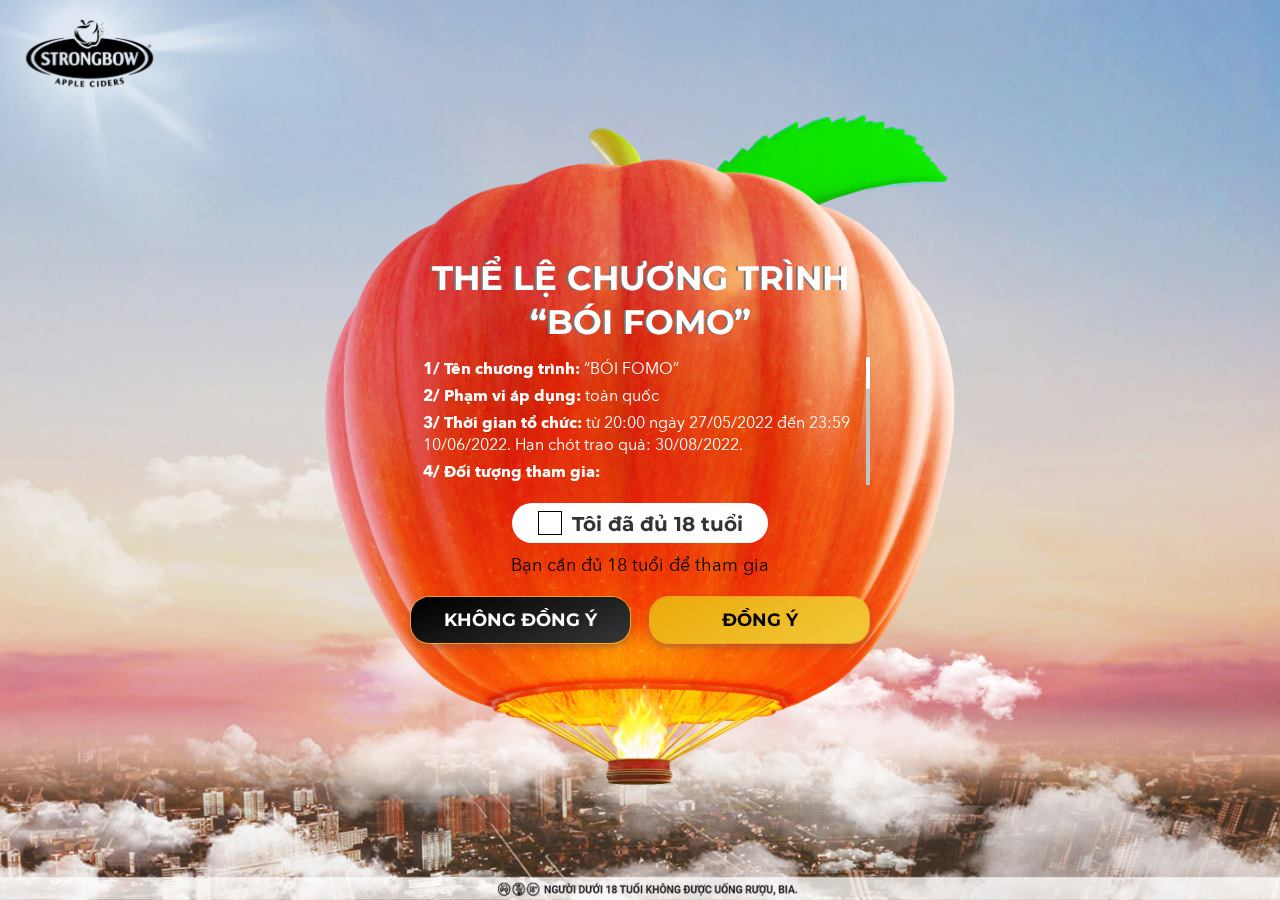
<file: index.html>
<!DOCTYPE html>
<html lang="vi">

<head>
  <meta charset="utf-8">
  <meta name="google" content="notranslate">
  <meta name="robots" content="index, follow">
  <meta name="author" content="StrongBow">
  <meta name="viewport"
    content="width=device-width, initial-scale=1.0, user-scalable=0, minimum-scale=1.0, maximum-scale=6.0">
  <meta http-equiv="X-UA-Compatible" content="IE=edge">
  <meta name="format-detection" content="telephone=no">
  <title>StrongBow</title>
  <meta name="description" content="StrongBow">
  <meta name="keywords" content="StrongBow">
  <meta property="og:title" content="StrongBow">
  <meta property="og:description" content="StrongBow">
  <meta property="og:type" content="website">
  <meta property="og:image" content="images/social-sharing.jpg">
  <meta property="og:site_name" content="StrongBow">
  <meta property="og:url" content="index.html">
  <meta name="apple-mobile-web-app-capable" content="yes">
  <meta name="apple-mobile-web-app-status-bar-style" content="black-translucent">
  <meta name="apple-mobile-web-app-capable" content="yes" />
  <meta name="apple-mobile-web-app-title" content="StrongBow" />
  <meta name="theme-color" content="#f8f7fc">
  <link rel="icon" href="images/favicon.png">

  <link rel="preload" as="font" crossorigin type="font/woff2" href="fonts/SVN-Avenir-Next-Regular.woff2" />
  <link rel="preload" as="font" crossorigin type="font/woff2" href="fonts/SVN-Avenir-Next-Medium.woff2" />
  <link rel="preload" as="font" crossorigin type="font/woff2" href="fonts/SVN-Avenir-Next-DemiBold.woff2" />
  <link rel="preload" as="font" crossorigin type="font/woff2" href="fonts/SVN-Avenir-Next-Bold.woff2" />
  <link rel="preload" as="font" crossorigin type="font/woff2" href="fonts/SVN-Avenir-Next-Light.woff2" />

  <link href="css/styles.css" rel="stylesheet" rel="preload" as="style">
  <link href="css/popup.css" rel="stylesheet" rel="preload" as="style">

  <link rel="preload" href="images/policy-bg.jpg" as="image" media="(min-width: 1101px)">
  <link rel="preload" href="images/policy-bg-sp.jpg" as="image" media="(max-width: 1100px)">
  <link rel="preload" href="images/apple-answer.png" as="image">

</head>

<body>

  <header class="header">
    <div class="header-inr">
      <a class="logo pic" href="./">
        <img src="images/logo.svg" alt="StrongBow">
      </a>
    </div>
  </header>

  <div class="page">
    <div class="container"></div>
  </div>

  <div class="footer">
    <div class="pic">
      <img class="pc" width="1920" height="35" src="images/dis-claimer.png"
        alt="Người dưới 18 tuổi không được uống rượu, bia" />
      <img class="sp" width="751" height="34" src="images/dis-claimer-sp.png"
        alt="Người dưới 18 tuổi không được uống rượu, bia" />
    </div>
  </div>


  <!--Popup Policy-->
  <div class="popup popup-policy popup__open" id="policyPop">
    <div class="overlay-pop"></div>

    <div class="cloud">
      <div class="cloud-content">
        <img class="cloud1" src="images/cloud-1.png" alt="apple" />
        <img class="cloud2" src="images/cloud-1.png" alt="apple" />
        <img class="cloud3" src="images/cloud-1.png" alt="apple" />
        <img class="cloud4" src="images/cloud-1.png" alt="apple" />
      </div>
    </div>

    <div class="pop__apple">
      <div class="pic apple"><img src="images/apple-answer.png" alt="apple" /></div>
    </div>

    <div class="island sp">
      <img class="island__main pc" src="images/island.png" alt="island" />
      <img class="island__main sp" src="images/island-sp.png" alt="island" />
      <div class="elms">
        <div class="elm__item elm__item--01">
          <img src="images/elm1.png" alt="elm" />
        </div>
        <div class="elm__item elm__item--02">
          <img src="images/elm2.png" alt="elm" />
        </div>
      </div>
    </div>

    <div class="popup-inr size__medium">

      <div class="popup-title">
        THỂ LỆ CHƯƠNG TRÌNH <br>“BÓI FOMO”
      </div>

      <div class="scroll">
        <div class="scroll__content">
          <div class="scroll__action">
            <div class="brief brief__policy">
              <p><strong>1/ Tên chương trình:</strong> “BÓI FOMO”</p>
              <p><strong>2/ Phạm vi áp dụng:</strong> toàn quốc</p>
              <p><strong>3/ Thời gian tổ chức:</strong> từ 20:00 ngày 27/05/2022 đến 23:59 10/06/2022. Hạn chót trao
                quà: 30/08/2022.</p>
              <p>
                <strong>4/ Đối tượng tham gia:</strong>
              </p>
              <ul>
                <li>Là công dân Việt Nam, từ đủ 18 tuổi trở lên và cư trú trên phạm vi lãnh thổ Việt Nam.</li>
                <li>Phải có số điện thoại và email cá nhân rõ ràng để Ban Tổ Chức (BTC) có thể liên lạc và kiểm tra
                  thông tin
                  liên quan cần thiết. <br>(sau đây gọi tắt là “Người tham gia”)</li>
              </ul>
              <p><strong>5/ Cách thức tham gia:</strong></p>
              <p>Bước 1: Người tham gia truy cập vào link chương trình: <a href="https://strongbowchillhub.com/"
                  target="_blank">https://strongbowchillhub.com/</a></p>
              <p>Bước 2: Người tham gia làm theo hướng dẫn các bước để Bói FOMO và nhận kết quả Bói của riêng mình</p>
              <p>Bước 3: Người tham gia chia sẻ kết quả Bói FOMO về Facebook để tham gia vòng quay may mắn để có cơ hội
                nhận được quà tặng từ Strongbow</p>
              <p><i>*Mỗi số điện thoại tham gia sẽ có 03 cơ hội quay vòng quay may mắn và có 01 cơ hội may mắn nhận quà
                  duy nhất. Một người chơi có thể tham gia nhiều lần bằng nhiều số điện thoại.
                </i></p>
              <p><strong>6/ Điều kiện cho một kết quả hợp lệ:</strong></p>
              <p>Người tham gia phải thực hiện đầy đủ 3 bước tại Điều 4 nêu trên để đáp ứng điều kiện nhận quà thưởng
                may mắn.</p>
              <p><strong>7/ Cơ cấu giải thưởng:</strong></p>
              <p>Người tham gia sẽ có cơ hội nhận quà tặng từ Strongbow, bao gồm:</p>
              <ul>
                <li>Vòng quay may mắn (khi chia sẻ kết quả Bói FOMO về Facebook)</li>
                <li>Gỉải khuyến khích:1000 voucher mua sản phẩm Strongbow tại cửa hàng tiện lợi trị giá 20.000 VNĐ</li>
                <li>Giải nhì: 100 voucher Got It trị giá 200.000 VNĐ, mua hàng tại website gotit.vn
                </li>
                <li>Giải nhất: 30 bộ chill kit độc đáo, trị giá 2.000.000 VNĐ từ Strongbow
                </li>
              </ul>
              <p><strong>8/ Cách trao giải</strong></p>
              <p>Kết quả giải thưởng sẽ được thông báo trực tiếp đến người chơi:</p>
              <ul>
                <li>Nhận thông báo bằng tin nhắn SMS từ Strongbow. <br>- Giải khuyến khích và giải nhì: tin nhắn SMS có
                  chứa mã số voucher và hướng dẫn kích hoạt sử dụng
                  <br>- Giải nhất: tin nhắn SMS là một xác nhận. Sau đó Strongbow sẽ liên hệ với người trúng giải bằng
                  điện thoại để xác nhận các thông tin: Họ tên, số chứng minh nhân dân, địa chỉ nhận quà. Quà sẽ được
                  trao bằng đường bưu điện tới khách hàng.
                  <i>*Mọi vấn đề hoặc thắc mắc, Người tham gia có thể liên hệ với BTC thông qua bộ phận chăm sóc khách
                    hàng <a href="strongbowchillhub@gmail.com" target="_blank">strongbowchillhub@gmail.com</a> hoặc tại
                    trang Strongbow
                    <a href="https://www.facebook.com/Strongbowvietnam/"
                      target="_blank">https://www.facebook.com/Strongbowvietnam/</a></i>
                </li>
              </ul>
              <p><strong>9/ Quyền và trách nhiệm của người tham gia</strong></p>
              <p>Người tham gia cần phải đọc và hiểu rõ thể lệ của Chương trình, đồng ý và tuân theo quy định bản thể lệ
                này. Người tham gia cam kết các thông tin cung cấp cho chương trình là chính xác và hợp pháp.
              </p>
              <p>Nếu cần, Người tham gia sẽ được yêu cầu đồng ý sử dụng cookie và chia sẻ dữ liệu cá nhân của BTC. Để
                xem thêm thông tin về những cookie và chính sách bảo vệ quyền riêng tư BTC sử dụng và cách BTC sử dụng
                chúng, vui lòng xem lại Chính sách cookie riêng biệt của BTC bằng cách nhấn vào đường
                <a href="https://strongbowchillhub.com/" target="_blank">https://strongbowchillhub.com/</a>
              </p>
              <p>Bằng cách tham gia bình chọn, Người tham gia đồng ý và tuân theo quy định của bản thể lệ này.
              </p>
              <p>Người tham gia đồng ý cho phép Công ty TNHH Nhà Máy Bia HEINEKEN Việt Nam (HVBL) có toàn quyền sử dụng
                thông tin cá nhân thí sinh; sử dụng, sao chép, sửa đổi, cắt ghép, cải biên hình ảnh; truyền đạt hình ảnh
                hoặc một phần hình ảnh với mục đích truyền thông, quảng cáo thương mại trên các kênh truyền thông liên
                quan đến nhãn hàng.
              </p>
              <p><strong>10/ Quyền và trách nhiệm của BTC</strong></p>
              <p>BTC sẽ không chịu trách nhiệm đối với việc giải thưởng bị thất lạc do thông tin Người tham gia cung cấp
                không chính xác, thiếu thông tin hoặc không liên lạc được với Người tham gia khi nhân viên trao giải
                thưởng đến giao quà.
              </p>
              <p>Trường hợp xảy ra sự kiện bất khả kháng theo quy định pháp luật (bao gồm nhưng không giới hạn do thiên
                tai, lũ lụt, sét đánh, khủng bố tấn công máy chủ làm thất thoát dữ liệu của người dự thi,…), BTC có
                quyền quyết định thay đổi hoặc hủy bỏ Chương trình và thông báo với Người tham gia trong thời gian sớm
                nhất.
              </p>
              <p>Nếu có bất kỳ thay đổi nào về thể lệ của Chương trình, BTC sẽ cập nhật và thông báo trên trang fanpage
                Strongbow <a href="https://www.facebook.com/Strongbowvietnam/"
                  target="_blank">https://www.facebook.com/Strongbowvietnam/</a>
              </p>
              <p>BTC có trách nhiệm bảo mật thông tin cá nhân cho người tham gia cuộc thi này, không chia sẻ cho bên thứ
                ba và chỉ sử dụng cho mục đích trao đổi thông tin giữa BTC và Người tham gia theo chính sách bảo vệ
                quyền riêng tư tại <a href="https://strongbowchillhub.com/"
                  target="_blank">https://strongbowchillhub.com/</a>
              </p>
              <p>BTC có toàn quyền gỡ bỏ những hình ảnh/ tài khoản của người tham gia nếu phát hiện thông tin không đúng
                sự thật hoặc có chứa nội dung vi phạm quy định thể lệ này.
              </p>
              <p>HVBL có toàn quyền sử dụng thông tin cá nhân thí sinh; sử dụng, sao chép, sửa đổi, cắt ghép, cải biên
                hình ảnh; truyền đạt hình ảnh hoặc một phần hình ảnh với mục đích truyền thông, quảng cáo thương mại
                trên các kênh truyền thông liên quan đến nhãn hàng.
              </p>
              <p>Đối với giải nhất, trong trường hợp BTC không thể liên lạc với người trúng giải qua số điện thoại đã
                đăng ký, BTC có quyền hủy giải thưởng hoặc từ chối trao quà khi hết hạn trao quà.</p>
              <p><strong>10/ Quy định chung</strong></p>
              <p>Trong trường hợp phát sinh tranh chấp, khiếu nại liên quan đến cuộc thi, BTC sẽ trực tiếp giải quyết và
                quyết định của BTC là kết quả cuối cùng.</p>
              <p>Bài chia sẻ của Người tham gia không được vi phạm thuần phong mỹ tục, pháp luật văn hóa Việt Nam, không
                bao gồm những nội dung phản động về chính trị, tôn giáo. Nghiêm cấm tuyên truyền, kích động những hành
                vi bạo lực, tuyên truyền phản động hoặc hành vi phá hoại. Nghiêm cấm sử dụng những từ ngữ, hình ảnh của
                người dưới 18 tuổi, thông tin không lành mạnh, thiếu văn hóa.
              </p>
              <p><i>*Mọi vấn đề hoặc thắc mắc, Người tham gia có thể liên hệ với BTC thông qua bộ phận chăm sóc khách
                  hàng <a href="strongbowchillhub@gmail.com" target="_blank">strongbowchillhub@gmail.com</a> hoặc tại
                  trang Strongbow <a href="https://www.facebook.com/Strongbowvietnam/"
                    target="_blank">https://www.facebook.com/Strongbowvietnam/</a>
                </i></p>

            </div>
          </div>
        </div>
      </div>

      <div class="check show__error">
        <div class="check__item">
          <input class="check__input" type="checkbox" name="enoughtAge" id="enoughtAge" />
          <label for="enoughtAge" class="check__label">Tôi đã đủ 18 tuổi</label>
        </div>
        <div class="error">
          <p>Bạn cần đủ 18 tuổi để tham gia</p>
        </div>
      </div>

      <div class="buts flex__jus">
        <button type="button" class="but but-cancel" id="policyCancel">
          <span>Không đồng ý</span>
        </button>
        <button type="button" class="but" id="policyOk">
          <span>Đồng ý</span>
        </button>
      </div>

    </div>

  </div>
  <!--/Popup Policy-->


  <!--Popup See You Again-->
  <div class="popup popup-see-you-again" id="againPop">

    <div class="overlay-pop"></div>

    <div class="cloud">
      <div class="cloud-content">
        <img class="cloud1" src="images/cloud-1.png" alt="apple" />
        <img class="cloud2" src="images/cloud-1.png" alt="apple" />
        <img class="cloud3" src="images/cloud-1.png" alt="apple" />
        <img class="cloud4" src="images/cloud-1.png" alt="apple" />
      </div>
    </div>

    <div class="pop__apple">
      <div class="pic apple"><img src="images/apple-answer.png" alt="apple" /></div>
    </div>

    <div class="island sp">
      <img class="island__main pc" src="images/island.png" alt="island" />
      <img class="island__main sp" src="images/island-sp.png" alt="island" />
      <div class="elms">
        <div class="elm__item elm__item--01">
          <img src="images/elm1.png" alt="elm" />
        </div>
        <div class="elm__item elm__item--02">
          <img src="images/elm2.png" alt="elm" />
        </div>
      </div>
    </div>

    <div class="popup-inr size__medium">
      <div class="popup-title">Hẹn gặp bạn sau!</div>

      <div class="brief brief__see-you">
        <p>Vì bạn chưa đồng ý với chính sách của Strongbow nên không thể tham gia bói FOMO và có cơ hội nhận quà
          cực
          chill mất rồi!</p>
      </div>

      <div class="buts">
        <button type="button" class="but" id="againOk">
          <span>TRỞ VỀ TRANG CHỦ
            CHILL LẠI TỪ ĐẦU</span>
        </button>
      </div>

    </div>

  </div>
  <!--/Popup See You Again-->


  <!--Popup Fomo-->
  <div class="popup apple__right popup-fomo" id="fomoPop">

    <div class="overlay-pop"></div>

    <div class="cloud">
      <div class="cloud-content">
        <img class="cloud1" src="images/cloud-1.png" alt="apple" />
        <img class="cloud2" src="images/cloud-1.png" alt="apple" />
        <img class="cloud3" src="images/cloud-1.png" alt="apple" />
        <img class="cloud4" src="images/cloud-1.png" alt="apple" />
      </div>
    </div>

    <div class="pop__apple">
      <div class="pic apple"><img src="images/apple-answer.png" alt="apple" /></div>
    </div>

    <div class="island">
      <img class="island__main pc" src="images/island.png" alt="island" />
      <img class="island__main sp" src="images/island-sp.png" alt="island" />
      <div class="elms">
        <div class="elm__item elm__item--01">
          <img src="images/elm1.png" alt="elm" />
        </div>
        <div class="elm__item elm__item--02">
          <img src="images/elm2.png" alt="elm" />
        </div>
      </div>
    </div>

    <div class="popup-inr size__medium">

      <div class="fomo__itemms">

        <div class="fomo__itemm fomo active">
          <div class="popup-title">CÙNG BÓI <br>MỨC ĐỘ FOMO</div>
          <div class="brief brief__fomo">
            <p>Lỡ tin hot có làm bạn giật thót?
              Hoà mình trong trend mới có
              làm bạn phơi phới?</p>
            <p>Khám phá mức độ FOMO của
              bản thân kèm lời khuyên từ
              vũ trụ ngay bạn nhé!</p>
          </div>
          <div class="buts">
            <button type="button" class="but but-next" id="fomoOk">
              <span>Tiếp tục</span>
            </button>
          </div>
        </div>

        <div class="fomo__itemm create_avatar">
          <div class="popup-title popup-title--small">CHILLER DỪNG CHÚT <br class="sp">KHAI DANH TÍNH <br class="pc">BÓI
            RA THÊM CHUẨN, <br class="sp">NHẬN QUÀ
            THÊM
            CHILL</div>

          <div class="brief brief__avatar">
            <p>Chọn ảnh rõ mặt, <br>xem "tướng” bạn có <span class="hightlight">FOMO</span>
            </p>
          </div>

          <div class="avatar">
            <div class="avatar__pic">
              <div class="avatar__bg">
                <img id="imgAvatar" src="images/demo.jpg" alt="avatar" />
              </div>
            </div>
            <div class="avatar__but">
              <button type="button" class="but" id="uploadBut">
                <span>Nhập hình</span>
                <input type="file" id="imgUpload" name="imgUpload" accept="image/jpeg, image/png">
              </button>
            </div>
          </div>
          <div class="form-group">
            <div class="avatar__caption">Tên riêng</div>
            <input type="text" class="input-txt" placeholder="Tối đa 8 ký tự bạn nhé" />
          </div>

          <div class="buts">
            <button type="button" class="but but-next" id="playNow">
              <span>Bói ngay!</span>
            </button>
          </div>
        </div>

      </div>

    </div>

  </div>
  <!--/Popup Fomo-->

  <!--loading-->
  <div class="fs-loading"></div>

  <script src="js/common.js"></script>
  <script src="js/jquery-min.js"></script>
  <script src="js/jquery.nicescroll.min.js"></script>
  <script src="js/main.js"></script>

</body>

</html>
</file>
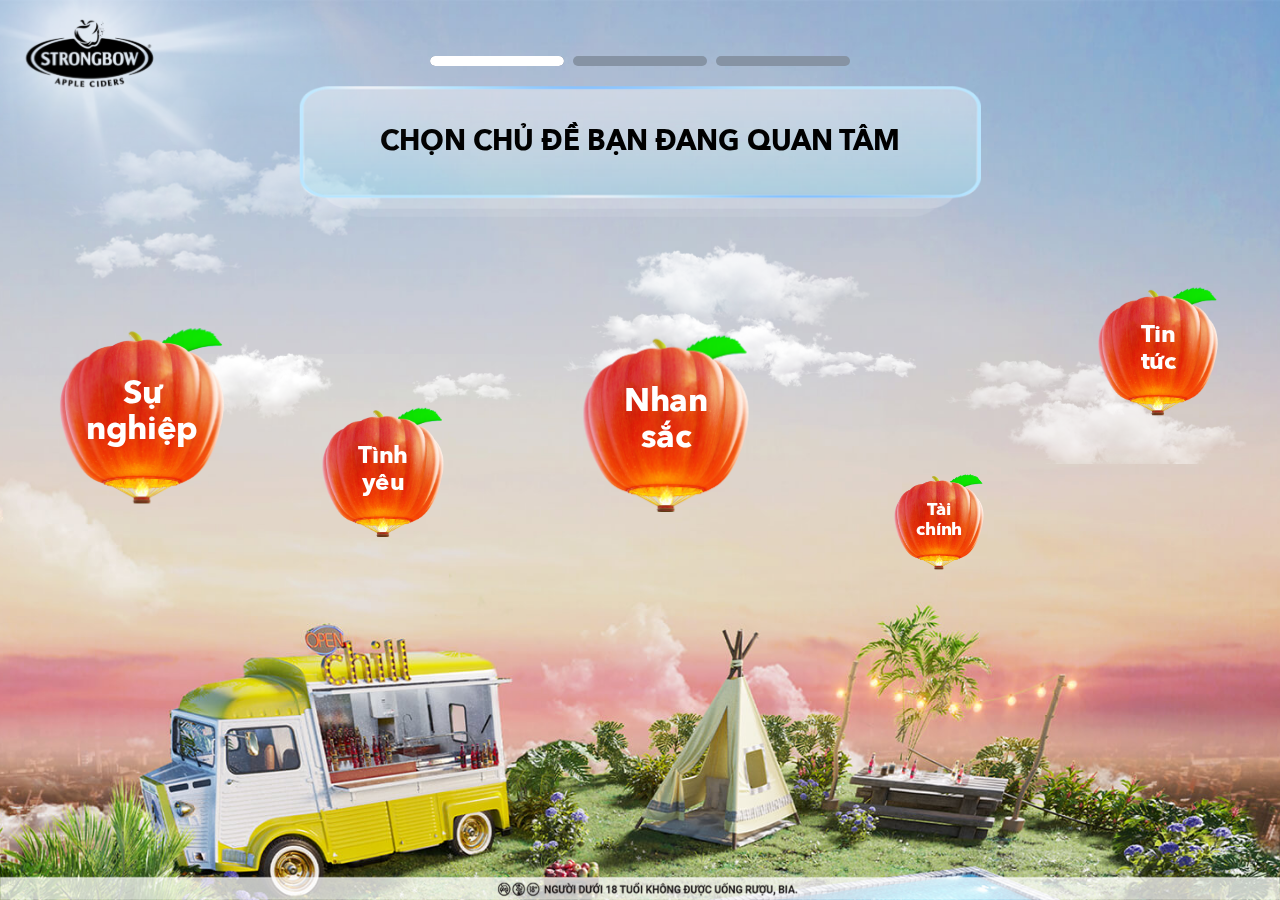
<file: fomo.html>
<!DOCTYPE html>
<html lang="vi">

<head>
  <meta charset="utf-8">
  <meta name="google" content="notranslate">
  <meta name="robots" content="index, follow">
  <meta name="author" content="StrongBow">
  <meta name="viewport"
    content="width=device-width, initial-scale=1.0, user-scalable=0, minimum-scale=1.0, maximum-scale=6.0">
  <meta http-equiv="X-UA-Compatible" content="IE=edge">
  <meta name="format-detection" content="telephone=no">
  <title>StrongBow</title>
  <meta name="description" content="StrongBow">
  <meta name="keywords" content="StrongBow">
  <meta property="og:title" content="StrongBow">
  <meta property="og:description" content="StrongBow">
  <meta property="og:type" content="website">
  <meta property="og:image" content="images/social-sharing.jpg">
  <meta property="og:site_name" content="StrongBow">
  <meta property="og:url" content="fomo.html">
  <meta name="apple-mobile-web-app-capable" content="yes">
  <meta name="apple-mobile-web-app-status-bar-style" content="black-translucent">
  <meta name="apple-mobile-web-app-capable" content="yes" />
  <meta name="apple-mobile-web-app-title" content="StrongBow" />
  <meta name="theme-color" content="#f8f7fc">
  <link rel="icon" href="images/favicon.png">

  <link rel="preload" as="font" crossorigin type="font/woff2" href="fonts/SVN-Avenir-Next-Regular.woff2" />
  <link rel="preload" as="font" crossorigin type="font/woff2" href="fonts/SVN-Avenir-Next-Medium.woff2" />
  <link rel="preload" as="font" crossorigin type="font/woff2" href="fonts/SVN-Avenir-Next-DemiBold.woff2" />
  <link rel="preload" as="font" crossorigin type="font/woff2" href="fonts/SVN-Avenir-Next-Bold.woff2" />
  <link rel="preload" as="font" crossorigin type="font/woff2" href="fonts/SVN-Avenir-Next-Light.woff2" />

  <link href="css/styles.css" rel="stylesheet" rel="preload" as="style">
  <link href="css/popup.css" rel="stylesheet" rel="preload" as="style">

  <link rel="preload" href="images/fomo-kv.jpg" as="image" media="(min-width: 1101px)">
  <link rel="preload" href="images/fomo-kv-sp.jpg" as="image" media="(max-width: 1100px)">
  <link rel="preload" href="images/policy-bg.jpg" as="image" media="(min-width: 1101px)">
  <link rel="preload" href="images/policy-bg-sp.jpg" as="image" media="(max-width: 1100px)">
  <link rel="preload" href="images/apple-answer.png" as="image">

</head>

<body>

  <div class="share__box">
    <div class="share__pic">
      <img id="shareThumb" src="[data-uri]"
        width="1280" height="720" alt="Chill Phút Dừng" />
    </div>
    <div class="share-title" id="shareTitle"></div>
    <div class="user-avatar">
      <div class="pic user-pic">
        <img id="shareAvatar" src="[data-uri]"
          width="300" height="300" alt="avatar" />
      </div>
    </div>
  </div>

  <header class="header">
    <div class="header-inr">
      <a class="logo pic" href="./">
        <img src="images/logo.svg" alt="StrongBow">
      </a>
    </div>
  </header>

  <div class="page">

    <div class="container">

      <div class="section banner-full banner-game">
        <div class="banner-box">

          <div class="banner-item">

            <div class="cloud">
              <div class="cloud-content">
                <img class="cloud1" src="images/cloud-2.png" alt="apple" />
                <img class="cloud2" src="images/cloud-2.png" alt="apple" />
                <img class="cloud3" src="images/cloud-2.png" alt="apple" />
                <img class="cloud4" src="images/cloud-2.png" alt="apple" />
              </div>
            </div>

          </div>

          <div class="answers">

            <div class="answer-mid">

              <ul class="answer-number">
                <li data-question="1" class="current"></li>
                <li data-question="2"></li>
                <li data-question="3"></li>
              </ul>

              <div class="question-box">
                <div class="question-item current" data-question="1">CHỌN CHỦ ĐỀ BẠN ĐANG QUAN tâm
                </div>
                <div class="question-item" data-question="2">TÌNH TRẠNG Hiện TẠI <br>CỦA BẠN LÀ...?</div>
                <div class="question-item" data-question="3"><span>Bạn đọc được tin <br>"phải để dành được 100 triệu
                    trước tuổi…".</span>
                  bạn sẽ</div>
              </div>

              <div class="answer-box">

                <div class="answer-items current" data-question="1">

                  <div class="answer-item as1">
                    <div class="item__wrap">
                      <div class="item__apple">
                        <img src="images/apple-answer.png" alt="apple" />
                      </div>
                      <div class="item__txt">Sự <br>nghiệp</div>
                    </div>
                  </div>

                  <div class="answer-item as2">
                    <div class="item__wrap">
                      <div class="item__apple">
                        <img src="images/apple-answer.png" alt="apple" />
                      </div>
                      <div class="item__txt">Tình <br>yêu</div>
                    </div>
                  </div>

                  <div class="answer-item as3">
                    <div class="item__wrap">
                      <div class="item__apple">
                        <img src="images/apple-answer.png" alt="apple" />
                      </div>
                      <div class="item__txt">Nhan <br>sắc</div>
                    </div>
                  </div>

                  <div class="answer-item as4">
                    <div class="item__wrap">
                      <div class="item__apple">
                        <img src="images/apple-answer.png" alt="apple" />
                      </div>
                      <div class="item__txt">Tài <br>chính</div>
                    </div>
                  </div>

                  <div class="answer-item as5">
                    <div class="item__wrap">
                      <div class="item__apple">
                        <img src="images/apple-answer.png" alt="apple" />
                      </div>
                      <div class="item__txt">Tin <br>tức</div>
                    </div>
                  </div>

                </div>

                <div class="answer-items" data-question="2">

                  <div class="answer-item as1">
                    <div class="item__wrap">
                      <div class="item__apple">
                        <img src="images/apple-answer.png" alt="apple" />
                      </div>
                      <div class="item__txt">Xem ngay “rì viu” của gymer hot, tìm gấp “in4”phòng tập đang trend!</div>
                    </div>
                  </div>

                  <div class="answer-item as2">
                    <div class="item__wrap">
                      <div class="item__apple">
                        <img src="images/apple-answer.png" alt="apple" />
                      </div>
                      <div class="item__txt">Sáng trưa check mail, chiều không thấy mail lại nộp đơn nơi khác</div>
                    </div>
                  </div>

                  <div class="answer-item as3">
                    <div class="item__wrap">
                      <div class="item__apple">
                        <img src="images/apple-answer.png" alt="apple" />
                      </div>
                      <div class="item__txt">Rủ rê một loạt các đối tượng “tiềm năng”, ai rảnh thì chọn người đó</div>
                    </div>
                  </div>

                  <div class="answer-item as4">
                    <div class="item__wrap">
                      <div class="item__apple">
                        <img src="images/apple-answer.png" alt="apple" />
                      </div>
                      <div class="item__txt">Vay mượn tứ phương, bỏ “heo đất” đủ trăm triệu thì thôi</div>
                    </div>
                  </div>

                </div>

                <div class="answer-items" data-question="3">

                  <div class="answer-item as1">
                    <div class="item__wrap">
                      <div class="item__apple">
                        <img src="images/apple-answer.png" alt="apple" />
                      </div>
                      <div class="item__txt">Vay mượn tứ phương, bỏ “heo đất” đủ trăm triệu thì thôi</div>
                    </div>
                  </div>

                  <div class="answer-item as2">
                    <div class="item__wrap">
                      <div class="item__apple">
                        <img src="images/apple-answer.png" alt="apple" />
                      </div>
                      <div class="item__txt">Vay mượn tứ phương, bỏ “heo đất” đủ trăm triệu thì thôi</div>
                    </div>
                  </div>

                  <div class="answer-item as3">
                    <div class="item__wrap">
                      <div class="item__apple">
                        <img src="images/apple-answer.png" alt="apple" />
                      </div>
                      <div class="item__txt">Vay mượn tứ phương, bỏ “heo đất” đủ trăm triệu thì thôi</div>
                    </div>
                  </div>

                  <div class="answer-item as4">
                    <div class="item__wrap">
                      <div class="item__apple">
                        <img src="images/apple-answer.png" alt="apple" />
                      </div>
                      <div class="item__txt">Vay mượn tứ phương, bỏ “heo đất” đủ trăm triệu thì thôi</div>
                    </div>
                  </div>

                </div>

              </div>
            </div>

          </div>

        </div>
      </div>

    </div>


  </div>

  <div class="footer">
    <div class="pic">
      <img class="pc" width="1920" height="35" src="images/dis-claimer.png"
        alt="Người dưới 18 tuổi không được uống rượu, bia" />
      <img class="sp" width="751" height="34" src="images/dis-claimer-sp.png"
        alt="Người dưới 18 tuổi không được uống rượu, bia" />
    </div>
  </div>

  <!--Resule Popup-->
  <div class="popup fomo-result" id="resultPink">

    <div class="result__box">

      <div class="result__item">

        <div class="pic result__kv">
          <img class="pc" src="images/result-pink.jpg" width="1920" height="1017" alt="pic" />
          <img class="sp" src="images/result-pink-sp.jpg" width="750" height="1524" alt="pic" />
        </div>

        <div class="pic lamp">
          <img class="pc" src="images/lamp.png" width="562" height="169" alt="pic" />
          <img class="sp" src="images/lamp-sp.png" width="363" height="230" alt="pic" />
        </div>

        <div class="cloud">
          <div class="cloud-content">
            <img class="cloud1" src="images/cloud-1.png" alt="apple" />
            <img class="cloud2" src="images/cloud-1.png" alt="apple" />
            <img class="cloud3" src="images/cloud-1.png" alt="apple" />
            <img class="cloud4" src="images/cloud-1.png" alt="apple" />
          </div>
        </div>

        <div class="island">
          <img class="island__main pc" src="images/island-result.png" alt="island" />
          <img class="island__main sp" src="images/island-sp.png" alt="island" />
          <div class="elms">
            <div class="elm__item elm__item--01">
              <img src="images/elm1.png" alt="elm" />
            </div>
            <div class="elm__item elm__item--02">
              <img src="images/elm2.png" alt="elm" />
            </div>
          </div>
        </div>

        <div class="user-avatar">
          <div class="pic user-pic">
            <img src="images/demo.jpg" width="300" height="300" alt="avatar" />
          </div>
        </div>

        <div class="pic fomo-wall">
          <img class="pc" src="images/wall-pink.png" width="594" height="521" alt="pic" />
          <img class="sp" src="images/wall-pink-sp.png" width="702" height="684" alt="pic" />
        </div>

        <div class="result__info">
          <div class="result-title">
            <span class="fomo__username">Nguyênnn</span> <span class="fomo-highlight">FOMO CẤP BÁO!</span>
          </div>
          <div class="result-brief">
            <p>Ét ô Ét! Nỗi sợ bỏ lỡ sợ bạn thì đúng hơn vì gương mặt bạn toát lên sự FOMO “thời kỳ cuối”. Bạn không
              ngần
              ngại để người khác biết rằng mình đang sợ bỏ lỡ cơ hội phát triển một cách vô lý!
            </p>
            <div class="small-title">LỜI KHUYÊN TỪ VŨ TRỤ:</div>
            <p>Ai đó đã nói “có chill mới có đà”. Thử dừng lại, bật nắp Strongbow và chill để gỡ rối suy nghĩ của chính
              mình, tìm ra hướng giải quyết và tiếp tục tiến lên trong sự nghiệp nhé!
            </p>
          </div>
        </div>

        <div class="pic noti">
          <img src="images/noti-pink.png" height="775" alt="Noti">
        </div>

        <div class="fomo__share">
          <a href="fomo.html" class="pic">
            <img src="images/fomo-but-pink.png" alt="Bói lại">
          </a>
          <div class="pic share_but">
            <img src="images/share-but.png" alt="Share">
          </div>
        </div>

      </div>

    </div>

  </div>

  <div class="popup fomo-result" id="resultYellow">
    <div class="result__box">

      <div class="result__item">

        <div class="pic result__kv">
          <img class="pc" src="images/result-yellow.jpg" width="1920" height="1017" alt="pic" />
          <img class="sp" src="images/result-yellow-sp.jpg" width="750" height="1524" alt="pic" />
        </div>

        <div class="pic lamp">
          <img class="pc" src="images/lamp.png" width="562" height="169" alt="pic" />
          <img class="sp" src="images/lamp-sp.png" width="363" height="230" alt="pic" />
        </div>

        <div class="cloud">
          <div class="cloud-content">
            <img class="cloud1" src="images/cloud-1.png" alt="apple" />
            <img class="cloud2" src="images/cloud-1.png" alt="apple" />
            <img class="cloud3" src="images/cloud-1.png" alt="apple" />
            <img class="cloud4" src="images/cloud-1.png" alt="apple" />
          </div>
        </div>

        <div class="island">
          <img class="island__main pc" src="images/island-result.png" alt="island" />
          <img class="island__main sp" src="images/island-sp.png" alt="island" />
          <div class="elms">
            <div class="elm__item elm__item--01">
              <img src="images/elm1.png" alt="elm" />
            </div>
            <div class="elm__item elm__item--02">
              <img src="images/elm2.png" alt="elm" />
            </div>
          </div>
        </div>

        <div class="user-avatar">
          <div class="pic user-pic">
            <img src="images/demo.jpg" width="300" height="300" alt="avatar" />
          </div>
        </div>

        <div class="pic fomo-wall">
          <img class="pc" src="images/wall-yellow.png" width="594" height="521" alt="pic" />
          <img class="sp" src="images/wall-yellow-sp.png" width="704" height="684" alt="pic" />
        </div>

        <div class="result__info">
          <div class="result-title">
            <span class="fomo__username">Nguyênnn</span>không hề&nbsp;<span class="fomo-highlight"> FOMO</span>
          </div>
          <div class="result-brief">
            <p> Gương mặt bạn giãn ra vì không sợ bỏ lỡ. Không điều gì có thể khiến bạn cảm thấy “thiếu sót” vì bạn đang
              tận hưởng cuộc sống một cách trọn vẹn dù tình trạng yêu đương có là gì!</p>
            <div class="small-title">LỜI KHUYÊN TỪ VŨ TRỤ:</div>
            <p> Tình trạng yêu đương có ra sao cũng có cái chill riêng, hãy tiếp tục giữ vững tinh thần chill này, nó sẽ
              còn giúp bạn tiến xa trong nhiều lĩnh vực khác của cuộc sống nữa đấy!
            </p>
          </div>
        </div>
        
        <div class="pic noti">
          <img src="images/noti-yellow.png" height="775" alt="Noti">
        </div>

        <div class="fomo__share">
          <a href="fomo.html" class="pic">
            <img src="images/fomo-but-yellow.png" alt="Bói lại">
          </a>
          <div class="pic share_but">
            <img src="images/share-but.png" alt="Share">
          </div>
        </div>

      </div>

    </div>
  </div>

  <div class="popup fomo-result" id="resultOrange">
    <div class="result__box">

      <div class="result__item">

        <div class="pic result__kv">
          <img class="pc" src="images/result-orange.jpg" width="1920" height="1017" alt="pic" />
          <img class="sp" src="images/result-orange-sp.jpg" width="750" height="1524" alt="pic" />
        </div>

        <div class="pic lamp">
          <img class="pc" src="images/lamp.png" width="562" height="169" alt="pic" />
          <img class="sp" src="images/lamp-sp.png" width="363" height="230" alt="pic" />
        </div>

        <div class="cloud">
          <div class="cloud-content">
            <img class="cloud1" src="images/cloud-1.png" alt="apple" />
            <img class="cloud2" src="images/cloud-1.png" alt="apple" />
            <img class="cloud3" src="images/cloud-1.png" alt="apple" />
            <img class="cloud4" src="images/cloud-1.png" alt="apple" />
          </div>
        </div>

        <div class="island">
          <img class="island__main pc" src="images/island-result.png" alt="island" />
          <img class="island__main sp" src="images/island-sp.png" alt="island" />
          <div class="elms">
            <div class="elm__item elm__item--01">
              <img src="images/elm1.png" alt="elm" />
            </div>
            <div class="elm__item elm__item--02">
              <img src="images/elm2.png" alt="elm" />
            </div>
          </div>
        </div>

        <div class="user-avatar">
          <div class="pic user-pic">
            <img src="images/demo.jpg" width="300" height="300" alt="avatar" />
          </div>
        </div>

        <div class="pic fomo-wall">
          <img class="pc" src="images/wall-orange.png" width="594" height="521" alt="pic" />
          <img class="sp" src="images/wall-orange-sp.png" width="704" height="684" alt="pic" />
        </div>

        <div class="result__info">
          <div class="result-title">
            <span class="fomo__username">Nguyênnn</span> <span class="fomo-highlight">FOMO</span> &nbsp;sương sương
          </div>
          <div class="result-brief">
            <p>Bạn có nguy cơ trở thành người sợ bỏ lỡ tình yêu thứ thiệt dựa vào dấu hiệu căng cơ mặt khi cho rằng mình
              đã vụt mất một vài trải nghiệm rồi đấy.
            </p>
            <div class="small-title">LỜI KHUYÊN TỪ VŨ TRỤ:</div>
            <p>Chấn chỉnh tinh thần lại nào! Không quá muộn để chill phút dừng và có một cái nhìn rộng hơn về những thứ
              bạn có thể tận hưởng, như là chill cùng Strongbow!</p>
          </div>
        </div>

        <div class="pic noti">
          <img src="images/noti-orange.png" height="775" alt="Noti">
        </div>

        <div class="fomo__share">
          <a href="fomo.html" class="pic">
            <img src="images/fomo-but-orange.png" alt="Bói lại">
          </a>
          <div class="pic share_but">
            <img src="images/share-but.png" alt="Share">
          </div>
        </div>

      </div>

    </div>
  </div>

  <div class="popup fomo-result" id="resultDarkOrange">
    <div class="result__box">

      <div class="result__item">

        <div class="pic result__kv">
          <img class="pc" src="images/result-dark-orange.jpg" width="1920" height="1017" alt="pic" />
          <img class="sp" src="images/result-dark-orange-sp.jpg" width="750" height="1524" alt="pic" />
        </div>

        <div class="pic lamp">
          <img class="pc" src="images/lamp.png" width="562" height="169" alt="pic" />
          <img class="sp" src="images/lamp-sp.png" width="363" height="230" alt="pic" />
        </div>

        <div class="cloud">
          <div class="cloud-content">
            <img class="cloud1" src="images/cloud-1.png" alt="apple" />
            <img class="cloud2" src="images/cloud-1.png" alt="apple" />
            <img class="cloud3" src="images/cloud-1.png" alt="apple" />
            <img class="cloud4" src="images/cloud-1.png" alt="apple" />
          </div>
        </div>

        <div class="island">
          <img class="island__main pc" src="images/island-result.png" alt="island" />
          <img class="island__main sp" src="images/island-sp.png" alt="island" />
          <div class="elms">
            <div class="elm__item elm__item--01">
              <img src="images/elm1.png" alt="elm" />
            </div>
            <div class="elm__item elm__item--02">
              <img src="images/elm2.png" alt="elm" />
            </div>
          </div>
        </div>

        <div class="user-avatar">
          <div class="pic user-pic">
            <img src="images/demo.jpg" width="300" height="300" alt="avatar" />
          </div>
        </div>

        <div class="pic fomo-wall">
          <img class="pc" src="images/wall-dark-orange.png" width="594" height="521" alt="pic" />
          <img class="sp" src="images/wall-dark-orange-sp.png" width="704" height="684" alt="pic" />
        </div>

        <div class="result__info">
          <div class="result-title">
            <span class="fomo__username">Nguyênnn</span> <span class="fomo-highlight">FOMO</span> &nbsp;cấp số nhân
          </div>
          <div class="result-brief">
            <p> Nếp nhăn trên trán bạn đã dần hình thành! Tình yêu chính là thứ quan trọng hàng đầu đối với bạn lúc này.
              Đi đâu làm gì, bạn cũng nghĩ tới tình yêu đầu tiên.
            </p>
            <div class="small-title">LỜI KHUYÊN TỪ VŨ TRỤ:</div>
            <p>Chộn rộn trong tình cảm chỉ khiến bạn đi sai đường. Chill phút dừng và tìm kiếm những điều bạn thực sự
              yêu thích, biết đâu tình yêu sẽ đến ngay sau đấy thì sao?
            </p>
          </div>
        </div>
        
        <div class="pic noti">
          <img src="images/noti-dark-orange.png" height="775" alt="Noti">
        </div>

        <div class="fomo__share">
          <a href="fomo.html" class="pic">
            <img src="images/fomo-but-dark-orange.png" alt="Bói lại">
          </a>
          <div class="pic share_but">
            <img src="images/share-but.png" alt="Share">
          </div>
        </div>

      </div>

    </div>
  </div>
  <!--/Resule Popup-->

  <!--Popup Login-->
  <div class="popup apple__right popup-login" id="loginPop">

    <div class="overlay-pop"></div>

    <div class="cloud">
      <div class="cloud-content">
        <img class="cloud1" src="images/cloud-2.png" alt="apple" />
        <img class="cloud2" src="images/cloud-2.png" alt="apple" />
        <img class="cloud3" src="images/cloud-2.png" alt="apple" />
        <img class="cloud4" src="images/cloud-2.png" alt="apple" />
      </div>
    </div>

    <div class="pop__apple">
      <div class="pic apple"><img src="images/apple-answer.png" alt="apple" /></div>
    </div>

    <div class="island">
      <img class="island__main pc" src="images/island.png" alt="island" />
      <img class="island__main sp" src="images/island-sp.png" alt="island" />
      <div class="elms">
        <div class="elm__item elm__item--01">
          <img src="images/elm1.png" alt="elm" />
        </div>
        <div class="elm__item elm__item--02">
          <img src="images/elm2.png" alt="elm" />
        </div>
      </div>
    </div>

    <div class="popup-inr size__medium">

      <div class="fomo__itemms">

        <div class="fomo__itemm phone active">

          <div class="popup-title popup-title--small">THAM GIA NHẬN QUÀ ĐỘC CHILL <br><span class="highlight">TỪ
              STRONGBOW</span></div>

          <div class="brief brief__form">
            <p>Nhập số điện thoại, <br>trúng thưởng Strongbow báo liền tay!
            </p>
          </div>

          <div class="form-group">
            <input type="text" class="input-txt" id="txt_phone" name="txt_phone" placeholder="09xx.xxx.xxx" />
            <div class="error">
              <p>Số điện thoại không đúng định dạng</p>
            </div>
          </div>

          <div class="buts">
            <button type="button" class="but but-next" id="btnSendPhone">
              <span>Gửi</span>
            </button>
          </div>

        </div>

        <div class="fomo__itemm otp">

          <div class="popup-title popup-title--small">MÃ OTP ĐÃ ĐƯỢC GỬI ĐẾN SỐ <br><span
              class="user__phone">[0999999999]</span></div>

          <div class="brief brief__form">
            <p>Vui lòng nhập tại đây</p>
          </div>

          <div class="form-group">
            <input type="text" class="input-txt" id="txt_otp" name="txt_otp" placeholder="123456" />
            <div class="error">
              <p>Bạn đã nhập sai OTP</p>
            </div>
          </div>

          <div class="buts flex__jus">
            <button type="button" class="but but-cancel" id="btnBackToPhone">
              <span>Nhập lại SĐT</span>
            </button>
            <button type="button" class="but" id="btnConfirmOTP">
              <span>XÁC NHẬN</span>
            </button>
          </div>

        </div>

      </div>

    </div>

  </div>
  <!--/Popup Login-->

  <!--Popup social back -->
  <div class="popup popup-see-you-again popup_social_back" id="socialBackPop">

    <div class="overlay-pop"></div>

    <div class="cloud">
      <div class="cloud-content">
        <img class="cloud1" src="images/cloud-1.png" alt="apple" />
        <img class="cloud2" src="images/cloud-1.png" alt="apple" />
        <img class="cloud3" src="images/cloud-1.png" alt="apple" />
        <img class="cloud4" src="images/cloud-1.png" alt="apple" />
      </div>
    </div>

    <div class="pop__apple">
      <div class="pic apple"><img src="images/apple-answer.png" alt="apple" /></div>
    </div>

    <div class="island sp">
      <img class="island__main pc" src="images/island.png" alt="island" />
      <img class="island__main sp" src="images/island-sp.png" alt="island" />
      <div class="elms">
        <div class="elm__item elm__item--01">
          <img src="images/elm1.png" alt="elm" />
        </div>
        <div class="elm__item elm__item--02">
          <img src="images/elm2.png" alt="elm" />
        </div>
      </div>
    </div>

    <div class="popup-inr size__medium">
      <div class="popup-title">Tâm sinh tướng, <br>tướng sinh nét FOMO. 
        </div>

      <div class="brief brief__see-you">
        <p>Thử bói mức độ FOMO <br>của riêng bạn nhé!</p>
      </div>

      <div class="buts">
        <a href="./" class="but but-next">
          <span>Bói ngay</span>
        </a>
      </div>

    </div>

  </div>
  <!--/Popup social back -->

  <script src="js/common.js"></script>
  <script src="js/jquery-min.js"></script>
  <script src="js/html2canvas.js"></script>
  <script src="js/jquery.nicescroll.min.js"></script>
  <script src="js/main.js"></script>

</body>

</html>
</file>
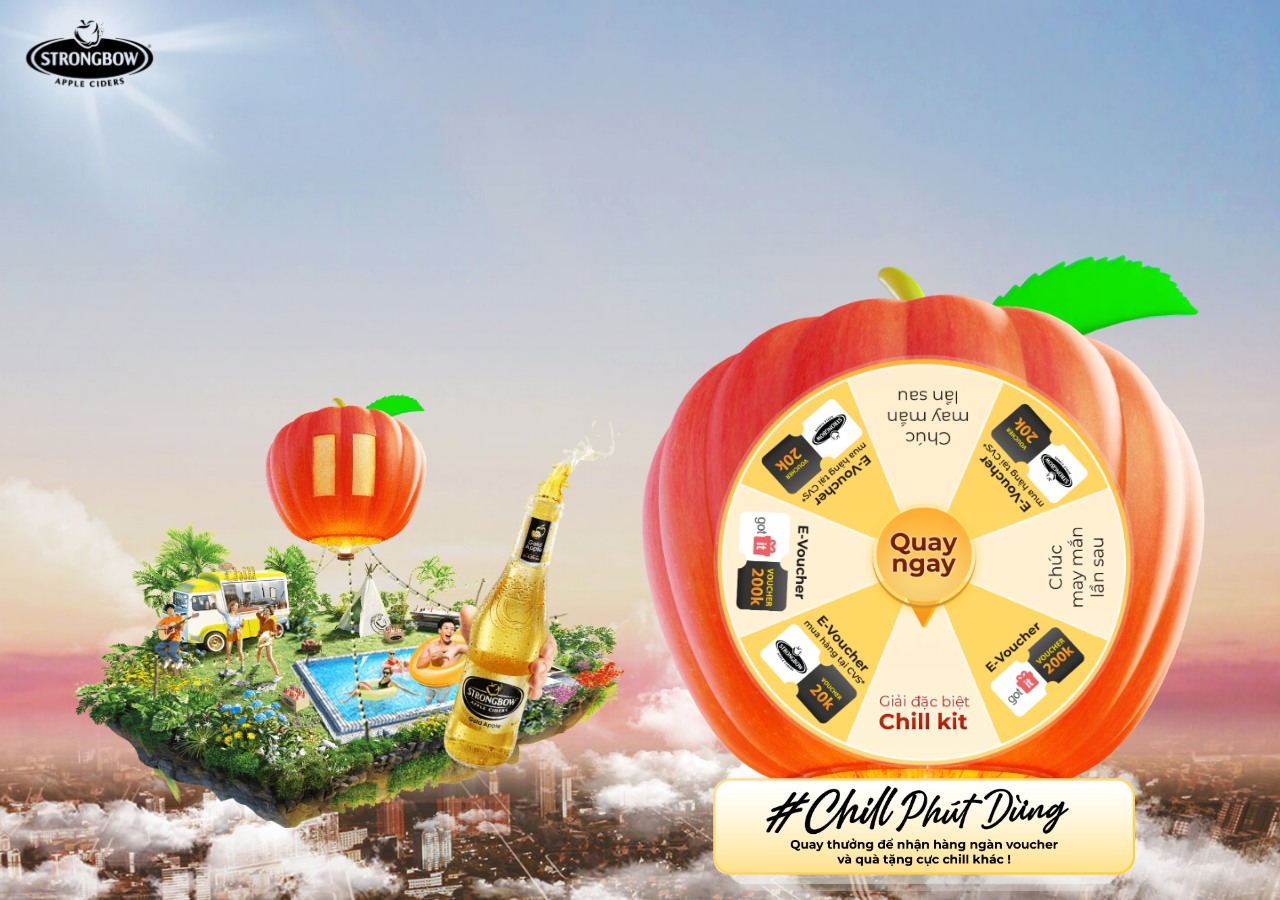
<file: lucky.html>
<!DOCTYPE html>
<html lang="vi">

<head>
  <meta charset="utf-8">
  <meta name="google" content="notranslate">
  <meta name="robots" content="index, follow">
  <meta name="author" content="StrongBow">
  <meta name="viewport"
    content="width=device-width, initial-scale=1.0, user-scalable=0, minimum-scale=1.0, maximum-scale=6.0">
  <meta http-equiv="X-UA-Compatible" content="IE=edge">
  <meta name="format-detection" content="telephone=no">
  <title>StrongBow</title>
  <meta name="description" content="StrongBow">
  <meta name="keywords" content="StrongBow">
  <meta property="og:title" content="StrongBow">
  <meta property="og:description" content="StrongBow">
  <meta property="og:type" content="website">
  <meta property="og:image" content="images/social-sharing.jpg">
  <meta property="og:site_name" content="StrongBow">
  <meta property="og:url" content="lucky.html">
  <meta name="apple-mobile-web-app-capable" content="yes">
  <meta name="apple-mobile-web-app-status-bar-style" content="black-translucent">
  <meta name="apple-mobile-web-app-capable" content="yes" />
  <meta name="apple-mobile-web-app-title" content="StrongBow" />
  <meta name="theme-color" content="#f8f7fc">
  <link rel="icon" href="images/favicon.png">
  
  <link rel="preload" as="font" crossorigin type="font/woff2" href="fonts/SVN-Avenir-Next-Regular.woff2" />
  <link rel="preload" as="font" crossorigin type="font/woff2" href="fonts/SVN-Avenir-Next-Medium.woff2" />
  <link rel="preload" as="font" crossorigin type="font/woff2" href="fonts/SVN-Avenir-Next-DemiBold.woff2" />
  <link rel="preload" as="font" crossorigin type="font/woff2" href="fonts/SVN-Avenir-Next-Bold.woff2" />
  <link rel="preload" as="font" crossorigin type="font/woff2" href="fonts/SVN-Avenir-Next-Light.woff2" />

  <link href="css/styles.css" rel="stylesheet" rel="preload" as="style">
  <link href="css/popup.css" rel="stylesheet" rel="preload" as="style">

  <link rel="preload" href="images/policy-bg.jpg" as="image" media="(min-width: 1101px)">
  <link rel="preload" href="images/policy-bg-sp.jpg" as="image" media="(max-width: 1100px)">
  <link rel="preload" href="images/apple-answer.png" as="image">
  <link rel="preload" href="images/roulette/roulette-map.png" as="image">
  <link rel="preload" href="images/roulette/roulette-start.png" as="image">
  

</head>

<body>

  <header class="header">
    <div class="header-inr">
      <a class="logo pic" href="./">
        <img src="images/logo.svg" alt="StrongBow">
      </a>
    </div>
  </header>

  <div class="page"></div>

  <!--Popup Lucky-->
  <div class="popup apple__right lucky__popup popup__open" id="luckyPop">

    <div class="overlay-pop"></div>
    <div class="cloud">
      <div class="cloud-content">
        <img class="cloud1" src="images/cloud-2.png" alt="apple" />
        <img class="cloud2" src="images/cloud-2.png" alt="apple" />
        <img class="cloud3" src="images/cloud-2.png" alt="apple" />
        <img class="cloud4" src="images/cloud-2.png" alt="apple" />
      </div>
    </div>
    <div class="pop__apple">
      <div class="pic apple"><img src="images/apple-answer.png" alt="apple" /></div>
    </div>

    <div class="island">
      <img class="island__main pc" src="images/island.png" alt="island" />
      <img class="island__main sp" src="images/island-sp.png" alt="island" />
      <div class="elms">
        <div class="elm__item elm__item--01">
          <img src="images/elm1.png" alt="elm" />
        </div>
        <div class="elm__item elm__item--02">
          <img src="images/elm2.png" alt="elm" />
        </div>
      </div>
    </div>

    <div class="popup-inr size__medium">

      <div class="fomo__itemms">

        <div class="fomo__itemm lucky active">

          <div class="lucky-box">

            <div class="roulette__box">
              <div class="roulette__area">
                <div class="roulette"></div>
                <div class="pic spinner__arrow">
                  <img src="images/roulette/roulette-start.png" alt="Start" />
                </div>
              </div>
            </div>

          </div>

          <div class="lucky__info">
            <div class="pic">
              <img src="images/roulette/lucky-info.png" alt="Chill phút dừng " />
            </div>
          </div>

        </div>


      </div>

    </div>

  </div>
  <!--/Popup Lucky-->


  <!--Popup Lucky-->
  <div class="popup apple__right lucky__result" id="luckyReSultPop">

    <div class="overlay-pop"></div>
    <div class="cloud">
      <div class="cloud-content">
        <img class="cloud1" src="images/cloud-2.png" alt="apple" />
        <img class="cloud2" src="images/cloud-2.png" alt="apple" />
        <img class="cloud3" src="images/cloud-2.png" alt="apple" />
        <img class="cloud4" src="images/cloud-2.png" alt="apple" />
      </div>
    </div>
    <div class="pop__apple">
      <div class="pic apple"><img src="images/apple-answer.png" alt="apple" /></div>
    </div>

    <div class="island">
      <img class="island__main pc" src="images/island.png" alt="island" />
      <img class="island__main sp" src="images/island-sp.png" alt="island" />
      <div class="elms">
        <div class="elm__item elm__item--01">
          <img src="images/elm1.png" alt="elm" />
        </div>
        <div class="elm__item elm__item--02">
          <img src="images/elm2.png" alt="elm" />
        </div>
      </div>
    </div>

    <div class="popup-inr size__medium">

      <div class="fomo__itemms">

        <div class="fomo__itemm lucky_rusult active">
          <div class="lucy__gift"></div>
          <div class="buts">
            <button type="button" class="but but-next but-next--white" id="btnConfirmGift">
              <span>XÁC NHẬN</span>
            </button>
          </div>
        </div>


      </div>

    </div>

  </div>
  <!--/Popup Lucky-->



  <script src="js/common.js"></script>
  <script src="js/jquery-min.js"></script>
  <script src="js/jquery.fortune.js"></script>
  <script src="js/main.js"></script>

</body>

</html>
</file>
<file: css/styles.css>
html,
body,
div,
span,
applet,
object,
iframe,
h1,
h2,
h3,
h4,
h5,
h6,
p,
blockquote,
pre,
a,
abbr,
acronym,
address,
big,
cite,
code,
del,
dfn,
em,
img,
ins,
kbd,
q,
s,
samp,
small,
strike,
strong,
sub,
sup,
tt,
var,
b,
u,
i,
center,
dl,
dt,
dd,
ol,
ul,
li,
fieldset,
form,
label,
legend,
table,
caption,
tbody,
tfoot,
thead,
tr,
th,
td,
article,
aside,
canvas,
details,
embed,
figure,
figcaption,
footer,
header,
hgroup,
menu,
nav,
output,
ruby,
section,
summary,
time,
mark,
audio,
video {
    margin: 0;
    padding: 0;
    border: 0;
    font-size: 100%;
    font: inherit;
    vertical-align: baseline;
}

/* HTML5 display-role reset for older browsers */
article,
aside,
details,
figcaption,
figure,
footer,
header,
hgroup,
menu,
nav,
section {
    display: block;
}


@font-face {
    font-family: 'SVN-Avenir Next';
    src: url('../fonts/SVN-Avenir-Next-Light.woff2') format('woff2'),
        url('../fonts/SVN-Avenir-Next-Light.woff') format('woff'),
        url('../fonts/SVN-Avenir-Next-Light.ttf') format('truetype');
    font-weight: 300;
    font-style: normal;
    font-display: swap;
}

@font-face {
    font-family: 'SVN-Avenir Next';
    src: url('../fonts/SVN-Avenir-Next-Regular.woff2') format('woff2'),
        url('../fonts/SVN-Avenir-Next-Regular.woff') format('woff'),
        url('../fonts/SVN-Avenir-Next-Regular.ttf') format('truetype');
    font-weight: normal;
    font-style: normal;
    font-display: swap;
}

@font-face {
    font-family: 'SVN-Avenir Next';
    src: url('../fonts/SVN-Avenir-Next-Medium.woff2') format('woff2'),
        url('../fonts/SVN-Avenir-Next-Medium.woff') format('woff'),
        url('../fonts/SVN-Avenir-Next-Medium.ttf') format('truetype');
    font-weight: 500;
    font-style: normal;
    font-display: swap;
}

@font-face {
    font-family: 'SVN-Avenir Next';
    src: url('../fonts/SVN-Avenir-Next-DemiBold.woff2') format('woff2'),
        url('../fonts/SVN-Avenir-Next-DemiBold.woff') format('woff'),
        url('../fonts/SVN-Avenir-Next-DemiBold.ttf') format('truetype');
    font-weight: 600;
    font-style: normal;
    font-display: swap;
}

@font-face {
    font-family: 'SVN-Avenir Next';
    src: url('../fonts/SVN-Avenir-Next-Bold.woff2') format('woff2'),
        url('../fonts/SVN-Avenir-Next-Bold.woff') format('woff'),
        url('../fonts/SVN-Avenir-Next-Bold.ttf') format('truetype');
    font-weight: 700;
    font-style: normal;
    font-display: swap;
}

@font-face {
    font-family: 'Montserrat';
    src: url('../fonts/Montserrat-Black.woff2') format('woff2'),
        url('../fonts/Montserrat-Black.woff') format('woff'),
        url('../fonts/Montserrat-Black.ttf') format('truetype');
    font-weight: 900;
    font-style: normal;
    font-display: swap;
}

@font-face {
    font-family: 'Montserrat';
    src: url('../fonts/Montserrat-BlackItalic.woff2') format('woff2'),
        url('../fonts/Montserrat-BlackItalic.woff') format('woff'),
        url('../fonts/Montserrat-BlackItalic.ttf') format('truetype');
    font-weight: 900;
    font-style: italic;
    font-display: swap;
}

@font-face {
    font-family: 'Montserrat';
    src: url('../fonts/Montserrat-ExtraBold.woff2') format('woff2'),
        url('../fonts/Montserrat-ExtraBold.woff') format('woff'),
        url('../fonts/Montserrat-ExtraBold.ttf') format('truetype');
    font-weight: bold;
    font-style: normal;
    font-display: swap;
}

@font-face {
    font-family: 'Montserrat';
    src: url('../fonts/Montserrat-BoldItalic.woff2') format('woff2'),
        url('../fonts/Montserrat-BoldItalic.woff') format('woff'),
        url('../fonts/Montserrat-BoldItalic.ttf') format('truetype');
    font-weight: bold;
    font-style: italic;
    font-display: swap;
}

@font-face {
    font-family: 'Montserrat';
    src: url('../fonts/Montserrat-Bold.woff2') format('woff2'),
        url('../fonts/Montserrat-Bold.woff') format('woff'),
        url('../fonts/Montserrat-Bold.ttf') format('truetype');
    font-weight: 700;
    font-style: normal;
    font-display: swap;
}

@font-face {
    font-family: 'Montserrat';
    src: url('../fonts/Montserrat-ExtraBoldItalic.woff2') format('woff2'),
        url('../fonts/Montserrat-ExtraBoldItalic.woff') format('woff'),
        url('../fonts/Montserrat-ExtraBoldItalic.ttf') format('truetype');
    font-weight: 700;
    font-style: italic;
    font-display: swap;
}

@font-face {
    font-family: 'Montserrat';
    src: url('../fonts/Montserrat-ExtraLight.woff2') format('woff2'),
        url('../fonts/Montserrat-ExtraLight.woff') format('woff'),
        url('../fonts/Montserrat-ExtraLight.ttf') format('truetype');
    font-weight: 200;
    font-style: normal;
    font-display: swap;
}

@font-face {
    font-family: 'Montserrat';
    src: url('../fonts/Montserrat-ExtraLightItalic.woff2') format('woff2'),
        url('../fonts/Montserrat-ExtraLightItalic.woff') format('woff'),
        url('../fonts/Montserrat-ExtraLightItalic.ttf') format('truetype');
    font-weight: 200;
    font-style: italic;
    font-display: swap;
}

@font-face {
    font-family: 'Montserrat';
    src: url('../fonts/Montserrat-Italic.woff2') format('woff2'),
        url('../fonts/Montserrat-Italic.woff') format('woff'),
        url('../fonts/Montserrat-Italic.ttf') format('truetype');
    font-weight: normal;
    font-style: italic;
    font-display: swap;
}

@font-face {
    font-family: 'Montserrat';
    src: url('../fonts/Montserrat-Light.woff2') format('woff2'),
        url('../fonts/Montserrat-Light.woff') format('woff'),
        url('../fonts/Montserrat-Light.ttf') format('truetype');
    font-weight: 300;
    font-style: normal;
    font-display: swap;
}

@font-face {
    font-family: 'Montserrat';
    src: url('../fonts/Montserrat-Medium.woff2') format('woff2'),
        url('../fonts/Montserrat-Medium.woff') format('woff'),
        url('../fonts/Montserrat-Medium.ttf') format('truetype');
    font-weight: 500;
    font-style: normal;
    font-display: swap;
}

@font-face {
    font-family: 'Montserrat';
    src: url('../fonts/Montserrat-LightItalic.woff2') format('woff2'),
        url('../fonts/Montserrat-LightItalic.woff') format('woff'),
        url('../fonts/Montserrat-LightItalic.ttf') format('truetype');
    font-weight: 300;
    font-style: italic;
    font-display: swap;
}

@font-face {
    font-family: 'Montserrat';
    src: url('../fonts/Montserrat-MediumItalic.woff2') format('woff2'),
        url('../fonts/Montserrat-MediumItalic.woff') format('woff'),
        url('../fonts/Montserrat-MediumItalic.ttf') format('truetype');
    font-weight: 500;
    font-style: italic;
    font-display: swap;
}

@font-face {
    font-family: 'Montserrat';
    src: url('../fonts/Montserrat-Regular.woff2') format('woff2'),
        url('../fonts/Montserrat-Regular.woff') format('woff'),
        url('../fonts/Montserrat-Regular.ttf') format('truetype');
    font-weight: normal;
    font-style: normal;
    font-display: swap;
}

@font-face {
    font-family: 'Montserrat';
    src: url('../fonts/Montserrat-SemiBold.woff2') format('woff2'),
        url('../fonts/Montserrat-SemiBold.woff') format('woff'),
        url('../fonts/Montserrat-SemiBold.ttf') format('truetype');
    font-weight: 600;
    font-style: normal;
    font-display: swap;
}

@font-face {
    font-family: 'Montserrat';
    src: url('../fonts/Montserrat-SemiBoldItalic.woff2') format('woff2'),
        url('../fonts/Montserrat-SemiBoldItalic.woff') format('woff'),
        url('../fonts/Montserrat-SemiBoldItalic.ttf') format('truetype');
    font-weight: 600;
    font-style: italic;
    font-display: swap;
}

@font-face {
    font-family: 'Montserrat';
    src: url('../fonts/Montserrat-Thin.woff2') format('woff2'),
        url('../fonts/Montserrat-Thin.woff') format('woff'),
        url('../fonts/Montserrat-Thin.ttf') format('truetype');
    font-weight: 100;
    font-style: normal;
    font-display: swap;
}

@font-face {
    font-family: 'Montserrat';
    src: url('../fonts/Montserrat-ThinItalic.woff2') format('woff2'),
        url('../fonts/Montserrat-ThinItalic.woff') format('woff'),
        url('../fonts/Montserrat-ThinItalic.ttf') format('truetype');
    font-weight: 100;
    font-style: italic;
    font-display: swap;
}



html,
body {
    background: linear-gradient(180deg, #F7E6AA -7.14%, #FCF7BE 33.59%, #FBDF80 67.63%, #FDCF5A 100%);
    font-family: 'SVN-Avenir Next';
    font-weight: normal;
    color: #000;
    line-height: 1.4;
    overflow: hidden;
}

ol,
ul {
    list-style: none;
}

blockquote,
q {
    quotes: none;
}

blockquote:before,
blockquote:after,
q:before,
q:after {
    content: '';
    content: none;
}

table {
    border-collapse: collapse;
    border-spacing: 0;
}

* {
    -webkit-box-sizing: border-box;
    box-sizing: border-box;
}

strong {
    font-weight: bold;
}

a {
    color: #7BD0FF;
}

.header,
.container,
.section,
.section-inr,
.footer,
.page {
    width: 100%;
    height: auto;
}

.page {
    display: block;
    position: relative;
}

.no__banner {
    padding-top: 102px;
}

.no__banner .header {
    background-color: #1D33A0;
}

.section,
.section-inr {
    position: relative;
    width: 100%;
    height: auto;
}

.cnt {
    width: 90%;
    max-width: 1110px;
    display: block;
    margin: 0 auto;

}

.pic {
    display: block;
    line-height: 0;
}

.pic img {
    width: 100%;
    height: auto;
}

.no-scroll {
    overflow: hidden;
    height: 100%;
}

input,
button,
textarea {
    -webkit-appearance: none;
    appearance: none;
    outline: none;
    border: none;
    background-color: transparent;
    padding: 0;
    margin: 0;
}

h1,
h2,
h3,
h4,
h5,
h6 {
    line-height: 1.2;
}

h1 {
    font-size: 50px;
}

h2 {
    font-size: 48px;
    font-weight: 600;
    color: #1D33A0;
    line-height: 1.25;
    margin-bottom: 15px;
}

h3 {
    font-size: 20px;
    font-weight: 700;
    color: #0D152E;
    line-height: 1.2;
    margin-bottom: 15px;
}



/*SVG*/
#happyFaceSvg {
    fill: currentColor;
}

#sadFaceSvg {
    fill: currentColor;
}

#nextSvg {
    stroke: currentColor;
}

.ta_center {
    text-align: center;
}

/*Button*/
.buts {
    display: flex;
    justify-content: center;
}

.flex__jus {
    justify-content: space-between;
}

.flex__jus .but {
    width: 48%;
}

.flex__full .but {
    width: 100%;
}

.but {
    position: relative;
    display: flex;
    justify-content: center;
    align-items: center;
    padding-top: clamp(7px, 1.0416666vw, 15px);
    padding-right: clamp(7px, 1.0416666vw, 15px);
    padding-bottom: clamp(7px, 1.0416666vw, 15px);
    padding-left: clamp(7px, 1.0416666vw, 15px);
    text-align: center;
    overflow: hidden;
    cursor: pointer;
    text-decoration: none;
    height: auto;
    border: 0.5px solid rgba(255, 206, 56, 0.6);
    box-shadow: 0px 3px 6px rgba(90, 90, 90, 0.4);
    -webkit-border-radius: 1.5vw;
    border-radius: 1.5vw;
    color: #000;
}

.but::before,
.but::after {
    content: '';
    position: absolute;
    left: 0;
    top: 0;
    width: 100%;
    height: 100%;
    -webkit-transition: opacity 0.3s ease-in-out;
    transition: opacity 0.3s ease-in-out;
}

.but::after {
    opacity: 0;
}

.but::before {
    background: linear-gradient(329.25deg, #F7E160 -74.49%, #EBA909 101.87%)
}

.but-cancel::before {
    background: linear-gradient(341.39deg, #757679 -111.15%, #000000 95.44%);
}

.but::after {
    background: linear-gradient(329.25deg, #EBA909 -74.49%, #F7E160 101.87%)
}

.but-cancel::after {
    background: linear-gradient(341.39deg, #000000 -111.15%, #757679 95.44%);
}

.but span {
    position: relative;
    font-family: 'Montserrat';
    font-weight: 700;
    font-size: clamp(13px, 1.38888vw, 20px);
    line-height: 1.1;
    color: inherit;
    z-index: 3;
    text-transform: uppercase;
}

.but-cancel {
    color: #fff;
}

.but-next {
    padding: 15px 30px;
    padding-top: clamp(7px, 1.0416666vw, 15px);
    padding-right: clamp(14px, 2.08vw, 30px);
    padding-bottom: clamp(7px, 1.0416666vw, 15px);
    padding-left: clamp(14px, 2.08vw, 30px);
}

.but-next span {
    font-size: clamp(16px, 1.8vw, 26px);
    text-transform: initial;
    min-width: 160px;
}

.but-next--white {
    color: #fff;
    text-shadow: -1px 1px 0px rgba(117, 116, 116, 0.6);
}

.but-next--white::before {
    background: linear-gradient(180deg, #F7E160 -74.49%, #EBA909 101.87%);
}

.but-next--white::after {
    background: linear-gradient(180deg, #EBA909 -74.49%, #F7E160 101.87%);
}

.but-next--white span {
    font-size: clamp(16px, 1.9444vw, 28px);
    text-transform: uppercase;
}

.but-black {
    background-color: #000;
}

.but-black span {
    color: #fff;
}


/*Header*/
.logo {
    position: fixed;
    width: 12%;
    height: auto;
    z-index: 130;
    top: 1vw;
    left: 1%;
}

.logo img {
    position: relative;
    z-index: 1;
}

.logo::before {
    content: '';
    position: absolute;
    left: -3vw;
    top: -1vw;
    width: 41.6666vw;
    height: 21.1111vw;
    background: url(../images/logo-light.png) no-repeat left top;
    background-size: 100% auto;
    pointer-events: none;
}


.footer {
    position: fixed;
    left: 0;
    bottom: 0;
    width: 100%;
    height: auto;
    z-index: 120;
    text-align: center;
}

.footer img {
    width: 100%;
    height: auto;
}


/*Common*/
.brief {
    font-weight: 400;
    color: #fff;
    font-size: clamp(13px, 1.25vw, 18px);
    line-height: 1.375;
    margin-bottom: clamp(12px, 1.38888vw, 20px);
}

.brief p {
    margin-bottom: 5px;
}

.brief>*:last-child {
    margin-bottom: 0;
}

.brief__age {
    font-size: 22px;
}

.brief__age strong {
    font-weight: 600;
}



/*Banner*/
.banner-box,
.banner-item {
    position: relative;
    width: 100%;
    height: auto;
    overflow: hidden;
}

.banner-full .banner-box {
    height: 100vh;
    overflow: hidden;
}

.banner-full .banner-item {
    position: absolute;
    left: 0;
    bottom: 0;
    width: 100%;
    height: auto;
}

.fomo-box {
    position: absolute;
    left: 30%;
    bottom: 15%;
    width: 29%;
}

.fomo-txt {
    position: absolute;
    left: 0;
    bottom: 33%;
    width: 100%;
    height: auto;
    text-align: center;
    -webkit-transform: rotate(5deg);
    transform: rotate(5deg);
}

.fomo-txt h1,
.fomo-txt p {
    font-size: 1.805555vw;
    color: #fff;
    text-shadow: 0px 2px 4px rgba(0, 0, 0, 0.9);
}

.fomo-txt h1 {
    font-weight: 700;
}

.fomo-txt p {
    font-weight: 400;
    margin-bottom: 0.5vw;

}

.fomo-txt .but {
    width: 50%;
    height: 2.5vw;
    line-height: 2.5vw;
}

.fomo-txt .but span {
    font-size: 0.83333vw;
    text-transform: uppercase;
}

.fomo-txt .but .next-icon {
    width: 0.625vw;
    height: 0.97222vw;
}



/*Answer game*/
.answers {
    position: absolute;
    left: 0;
    top: 0;
    width: 100%;
    height: 100%;
    display: flex;
    align-items: center;
    justify-content: center;
}

.answer-mid {
    position: relative;
    width: 100%;
    height: 100%;
    padding-top: 56px;
}

.answer-number {
    width: 100%;
    width: 32.777vw;
    max-width: 472px;
    margin: 0 auto 20px auto;
    display: flex;
    align-items: center;
    justify-content: space-between
}

.answer-number li {
    position: relative;
    flex: 0 0 32%;
    max-width: 32%;
    height: 10px;
    background-color: #8693a4;
    -webkit-border-radius: 30px;
    border-radius: 30px;
    overflow: hidden;
}

.answer-number li::before {
    content: '';
    position: absolute;
    left: 0;
    top: 0;
    width: 0;
    height: 100%;
    -webkit-border-radius: 30px;
    border-radius: 30px;
    background-color: #fff;
    -webkit-transition: width 0.3s ease-in-out;
    transition: width 0.3s ease-in-out;
}

.answer-number li.current::before {
    width: 100%;
}

.question-box {
    position: relative;
    display: block;
    width: 100%;
    width: 53.263888vw;
    height: 10.208333vw;
    max-width: 767px;
    max-height: 147px;
    background: url(../images/question-bg.png) no-repeat center top;
    background-size: 100% auto;
    margin: 0 auto 20px auto;
    text-align: center;
}

.question-item {
    position: absolute;
    left: 0;
    top: 0;
    width: 100%;
    height: 8.47222vw;
    max-height: 122px;
    display: flex;
    align-items: center;
    align-content: center;
    justify-content: center;
    flex-wrap: wrap;
    font-size: 2.222vw;
    font-size: clamp(10px, 2.222vw, 32px);
    font-weight: 700;
    text-transform: uppercase;
    color: #000;
    line-height: 1.23;
    opacity: 0;
}

.question-item span {
    padding-top: 10px;
    font-size: clamp(13px, 1.32vw, 19px);
    flex: 0 0 100%;
    max-width: 100%;
    display: block;
}

.question-item.current {
    position: relative;
    left: auto;
    top: auto;
    opacity: 1;
}

.answer-box {
    position: absolute;
    left: 0;
    top: 0;
    display: block;
    width: 100%;
    height: 100%;
}

.answer-items {
    position: absolute;
    left: 0;
    top: 0;
    width: 100%;
    height: 100%;
    visibility: hidden;
    opacity: 0;
}

.answer-items.current {
    position: relative;
    left: auto;
    top: auto;
    visibility: visible;
    opacity: 1;
}

.answer-item {
    position: absolute;
    width: 15vw;
    cursor: pointer;
}

.item__wrap {
    position: relative;
    width: 100%;
    height: auto;
}

.item__apple {
    position: relative;
    width: 100%;
    height: auto;
}

.item__apple img {
    width: 100%;
}

.item__txt {
    position: absolute;
    left: 0;
    top: -0.7vw;
    width: 100%;
    height: 100%;
    display: flex;
    align-items: center;
    justify-content: center;
    font-size: clamp(10px, 3vw, 46px);
    color: #fff;
    font-weight: 700;
    line-height: 1.1;
    text-align: center;
}

.answer-items[data-question="2"] .item__txt {
    font-size: clamp(10px, 3vw, 26px);
    padding: 0 5%;
    line-height: 1.2;
}

.answer-items[data-question="3"] .item__txt {
    font-size: clamp(10px, 1.4583333vw, 21px);
    padding: 0 5%;
    line-height: 1.2;
}

.answer-items[data-question="1"] .as1 {
    left: 3.5555%;
    top: 34.8%;
    -webkit-transform: scale(0.8545);
    transform: scale(0.8545);
}

.answer-items[data-question="1"] .as2 {
    left: 22.4%;
    top: 41%;
    -webkit-transform: scale(0.63);
    transform: scale(0.63);
}

.answer-items[data-question="1"] .as3 {
    left: 44.5555%;
    top: 35.7%;
    -webkit-transform: scale(0.86);
    transform: scale(0.86);
}

.answer-items[data-question="1"] .as4 {
    left: 65.83333%;
    top: 46.4619%;
    -webkit-transform: scale(0.4636);
    transform: scale(0.4636);
}

.answer-items[data-question="1"] .as5 {
    left: 82.93%;
    top: 27.6%;
    -webkit-transform: scale(0.6227);
    transform: scale(0.6227);
}



.answer-items[data-question="2"] .as1 {
    left: 3.5555%;
    top: 44.111%;
    -webkit-transform: scale(0.7636);
    transform: scale(0.7636);
}

.answer-items[data-question="2"] .as2 {
    left: 26.4%;
    top: 31.5%;
}

.answer-items[data-question="2"] .as3 {
    left: 53.13888%;
    top: 36.58267%;
    -webkit-transform: scale(0.73636);
    transform: scale(0.73636);
}

.answer-items[data-question="2"] .as4 {
    left: 79.43%;
    top: 43.333%;
    -webkit-transform: scale(0.9);
    transform: scale(0.9);
}


.answer-items[data-question="3"] .as1 {
    left: 3.5555%;
    top: 48.81%;
    -webkit-transform: scale(0.927);
    transform: scale(0.927);
}

.answer-items[data-question="3"] .as2 {
    left: 30.5555%;
    top: 35.12%;
    -webkit-transform: scale(0.97);
    transform: scale(0.97);
}

.answer-items[data-question="3"] .as3 {
    left: 54.861111%;
    top: 36.12%;
    -webkit-transform: scale(0.986);
    transform: scale(0.986);
}

.answer-items[data-question="3"] .as4 {
    left: 79.3%;
    top: 49.34%;
    -webkit-transform: scale(0.94);
    transform: scale(0.94);
}

.question-item.current,
.answer-items.current {
    -webkit-animation: fadeIn 0.3s linear forwards;
    animation: fadeIn 0.3s linear forwards;
}

.question-item.fade-out,
.answer-items.fade-out {
    -webkit-animation: fadeOut 0.3s linear forwards;
    animation: fadeOut 0.3s linear forwards;
}



.item__wrap {
    -webkit-animation: ballY 2s ease-in-out infinite alternate;
    animation: ballY 2s ease-in-out infinite alternate;
    -webkit-animation-play-state: paused;
    animation-play-state: paused;
}

.answer-items.current .item__wrap {
    -webkit-animation-play-state: running;
    animation-play-state: running;
}

.answer-items[data-question="1"] .as2 .item__wrap {
    -webkit-animation-delay: -0.5s;
    animation-delay: -0.5s;
}

.answer-items[data-question="1"] .as3 .item__wrap {
    -webkit-animation-delay: -0.7s;
    animation-delay: -0.7s;
}

.answer-items[data-question="1"] .as4 .item__wrap {
    -webkit-animation-delay: -0.9s;
    animation-delay: -0.9s;
}

.answer-items[data-question="1"] .as5 .item__wrap {
    -webkit-animation-delay: -0.5s;
    animation-delay: -0.5s;
}


.answer-items[data-question="2"] .as2 .item__wrap {
    -webkit-animation-delay: -0.5s;
    animation-delay: -0.5s;
}

.answer-items[data-question="2"] .as3 .item__wrap {
    -webkit-animation-delay: -0.7s;
    animation-delay: -0.7s;
}

.answer-items[data-question="3"] .as4 .item__wrap {
    -webkit-animation-delay: -0.9s;
    animation-delay: -0.9s;
}


.answer-items[data-question="3"] .as2 .item__wrap {
    -webkit-animation-delay: -0.5s;
    animation-delay: -0.5s;
}

.answer-items[data-question="3"] .as3 .item__wrap {
    -webkit-animation-delay: -0.7s;
    animation-delay: -0.7s;
}

.answer-items[data-question="3"] .as4 .item__wrap {
    -webkit-animation-delay: -0.9s;
    animation-delay: -0.9s;
}





/*Animation*/


@-webkit-keyframes appleY {
    0% {
        -webkit-transform: translateY(0);
        transform: translateY(0);
    }

    100% {
        -webkit-transform: translateY(-2%);
        transform: translateY(-2%);
    }
}

@keyframes appleY {
    0% {
        -webkit-transform: translateY(0);
        transform: translateY(0);
    }

    100% {
        -webkit-transform: translateY(-2%);
        transform: translateY(-2%);
    }
}


@-webkit-keyframes elementY1 {
    1% {
        opacity: 1;
        -webkit-transform: translateY(0);
        transform: translateY(0);
    }

    80% {
        opacity: 1;
        -webkit-transform: translateY(-9.5vw);
        transform: translateY(-9.5vw);
    }

    100% {
        opacity: 0;
        -webkit-transform: translateY(-13.2vw);
        transform: translateY(-13.2vw);
    }
}

@keyframes elementY1 {
    1% {
        opacity: 1;
        -webkit-transform: translateY(0);
        transform: translateY(0);
    }

    80% {
        opacity: 1;
        -webkit-transform: translateY(-9.5vw);
        transform: translateY(-9.5vw);
    }

    100% {
        opacity: 0;
        -webkit-transform: translateY(-13.2vw);
        transform: translateY(-13.2vw);
    }
}


@-webkit-keyframes elementY2 {
    1% {
        opacity: 1;
        -webkit-transform: translateY(0%);
        transform: translateY(0%);
    }

    80% {
        opacity: 1;
        -webkit-transform: translateY(-10.3vw);
        transform: translateY(-10.3vw);
    }

    100% {
        opacity: 0;
        -webkit-transform: translateY(-13.3333vw);
        transform: translateY(-13.3333vw);
    }
}

@keyframes elementY2 {
    1% {
        opacity: 1;
        -webkit-transform: translateY(0%);
        transform: translateY(0%);
    }

    80% {
        opacity: 1;
        -webkit-transform: translateY(-10.3vw);
        transform: translateY(-10.3vw);
    }

    100% {
        opacity: 0;
        -webkit-transform: translateY(-13.3333vw);
        transform: translateY(-13.3333vw);
    }
}



@-webkit-keyframes elementY1SP {
    1% {
        opacity: 1;
        -webkit-transform: translateY(0);
        transform: translateY(0);
    }

    80% {
        opacity: 1;
        -webkit-transform: translateY(-20vw);
        transform: translateY(-20vw);
    }

    100% {
        opacity: 0;
        -webkit-transform: translateY(-24vw);
        transform: translateY(-24vw);
    }
}


@keyframes elementY1SP {
    1% {
        opacity: 1;
        -webkit-transform: translateY(0);
        transform: translateY(0);
    }

    80% {
        opacity: 1;
        -webkit-transform: translateY(-20vw);
        transform: translateY(-20vw);
    }

    100% {
        opacity: 0;
        -webkit-transform: translateY(-24vw);
        transform: translateY(-24vw);
    }
}


@-webkit-keyframes elementY2SP {
    1% {
        opacity: 1;
        -webkit-transform: translateY(0);
        transform: translateY(0);
    }

    80% {
        opacity: 1;
        -webkit-transform: translateY(-20vw);
        transform: translateY(-20vw);
    }

    100% {
        opacity: 0;
        -webkit-transform: translateY(-24vw);
        transform: translateY(-24vw);
    }
}

@keyframes elementY2SP {
    1% {
        opacity: 1;
        -webkit-transform: translateY(0);
        transform: translateY(0);
    }

    80% {
        opacity: 1;
        -webkit-transform: translateY(-20vw);
        transform: translateY(-20vw);
    }

    100% {
        opacity: 0;
        -webkit-transform: translateY(-24vw);
        transform: translateY(-24vw);
    }
}




@-webkit-keyframes islandAnim {
    0% {
        -webkit-transform: scale(1);
        transform: scale(1);
    }

    100% {
        -webkit-transform: scale(1.05);
        transform: scale(1.05);
    }
}

@keyframes islandAnim {
    0% {
        -webkit-transform: scale(1);
        transform: scale(1);
    }

    100% {
        -webkit-transform: scale(1.05);
        transform: scale(1.05);
    }
}


@-webkit-keyframes ballY {
    0% {
        transform: translateY(0);
    }

    to {
        transform: translateY(-7%);
    }
}

@keyframes ballY {
    0% {
        transform: translateY(0);
    }

    to {
        transform: translateY(-7%);
    }
}


@-webkit-keyframes cloudScrolling {
    0% {
        -webkit-transform: translateX(0);
        transform: translateX(0);
    }

    100% {
        -webkit-transform: translatex(320vw);
        transform: translatex(320vw);
    }
}


@keyframes cloudScrolling {
    0% {
        -webkit-transform: translateX(0);
        transform: translateX(0);
    }

    100% {
        -webkit-transform: translatex(320vw);
        transform: translatex(320vw);
    }
}

@-webkit-keyframes rotate360 {
    0% {
        -webkit-transform: rotate(0deg);
        transform: rotate(0deg);
    }

    100% {
        -webkit-transform: rotate(360deg);
        transform: rotate(360deg);
    }
}

@keyframes rotate360 {
    0% {
        -webkit-transform: rotate(0deg);
        transform: rotate(0deg);
    }

    100% {
        -webkit-transform: rotate(360deg);
        transform: rotate(360deg);
    }
}


@-webkit-keyframes fadeOut {
    0% {
        opacity: 1;
        visibility: visible;
    }

    100% {
        opacity: 0;
        visibility: hidden;
    }
}

@keyframes fadeOut {
    0% {
        opacity: 1;
        visibility: visible;
    }

    100% {
        opacity: 0;
        visibility: hidden;
    }
}

@-webkit-keyframes fadeIn {
    0% {
        opacity: 0;
        visibility: hidden;
    }

    100% {
        opacity: 1;
        visibility: visible;
    }
}

@keyframes fadeIn {
    0% {
        opacity: 0;
        visibility: hidden;
    }

    100% {
        opacity: 1;
        visibility: visible;
    }
}


@-webkit-keyframes fadeDown {
    0% {
        opacity: 0;
        -webkit-transform: translateY(-50px);
        transform: translateY(-50px);
    }

    100% {
        opacity: 1;
        -webkit-transform: translateY(0);
        transform: translateY(0);
    }
}

@keyframes fadeDown {
    0% {
        opacity: 1;
        -webkit-transform: translateY(-50px);
        transform: translateY(-50px);
    }

    100% {
        opacity: 1;
        -webkit-transform: translateY(0);
        transform: translateY(0);
    }
}


@media screen and (max-width:1260px) {}

@supports (-webkit-text-stroke:green) {}



/*Footer*/
@media screen and (min-width:1024px) {

    /*Common*/
    .sp,
    .sp-h {
        display: none;
    }

    /*Button*/
    .but {
        -webkit-transition: background-color 0.3s linear;
        transition: background-color 0.3s linear;
    }

    .banner-full .banner-box {
        height: 100vh !important;
    }



}


@media screen and (max-width:1023px) {

    /*Common*/
    .pc {
        display: none;
    }

    .sp-h {
        display: block;
    }

    .logo {
        width: 25.8666%;
        top: 2vw;
        left: 5%;
    }

    .logo img {
        position: relative;
        z-index: 1;
    }

    .logo::before {
        content: '';
        position: absolute;
        width: 80.266666vw;
        height: 45.6vw;
        pointer-events: none;
        left: -5vw;
        top: -2vw;
        background: url(../images/logo-light.png) no-repeat left top;
        background-size: 100% auto;
    }

    .footer img {
        margin: 0;
        width: 100%;
        height: auto;
    }


}


@media (orientation:landscape) and (max-width:960px) {}
</file>
<file: css/popup.css>
/*Share*/
.share__box {
    position:fixed;
    left:0;
    top:0;
    width:1280px;
    height:720px;
    z-index:-1;
    pointer-events:none;
}
.share__pic {
    position:relative;
    width:100%;
    height:100%;
    line-height:0;
    overflow:hidden;
}
.share__pic img {
    width:100%;
    height:auto;
}
.share__box .user-avatar {
    width:140px;
    top:20px;
    right:296px;
}
.share-title {
    position:absolute;
    width:490px;
    height:50px;
    top:172px;
    right:116px;
    -webkit-transform:rotate(-3deg);
    transform:rotate(-3deg);
    font-weight:700;
    color:#fff;
    text-shadow:2px 3px 0px rgba(55, 1, 1, 0.3);
    font-size:30px;
    display:flex;
    justify-content:center;
    align-items:center;
}
.share-username {
   max-width:118px;
   overflow:hidden;
}
.share-highlight {
    font-size:36px;
}
.share-title span {
    margin-right:10px;
}
.share-title span:last-child {
    margin:0;
}
canvas {
    display:none;
}
.share__box .user-avatar {
    border:2px solid #fdd960;
}
.share__box .user-pic {
    border:none;
    background-repeat:no-repeat;
    background-size:cover;
    background-position:center center;
    box-shadow:none;
}
.share__box .user-avatar img {
    display:none;
}



/*Popup*/
.popup {
    position:fixed;
    width:100%;
    height:100%;
    overflow:hidden;
    left:0;
    top:0;
    display:flex;
    justify-content:center;
    align-items:center;
    align-content:center;
    flex-wrap:wrap;
    opacity:0;
    visibility:hidden;
    z-index:-1;
}

.popup.popup__open {
    opacity:1;
    visibility:visible;
    -webkit-transition-delay:0s, 0s;
    transition-delay:0s, 0s;
    z-index:101;
}

.overlay-pop {
    position:fixed;
    left:0;
    top:0;
    width:100%;
    height:100%;
}

.cloud {
    position:fixed;
    left:0;
    bottom:0;
    width:100%;
    pointer-events:none;
}

.cloud-content {
    display:flex;
    justify-content:flex-end;
}


.cloud img {
    position:relative;
    width:100%;
    height:auto;
}


.popup__open .cloud-content {
    -webkit-animation:cloudScrolling 240s linear infinite;
    animation:cloudScrolling 240s linear infinite;
}

.banner-game .cloud {
    top:-20vw;
    bottom:auto;
}

.banner-game .cloud-content {
    -webkit-animation:cloudScrolling 240s linear infinite;
    animation:cloudScrolling 240s linear infinite;
}

.banner-game.stop_anim .cloud-content {
    -webkit-animation-play-state:paused;
    animation-play-state:paused;
}



.cloud img {
    width:100%;
}

.pop__apple {
    position:absolute;
    width:100%;
    height:100%;
    left:0;
    top:0;
    display:flex;
    align-items:center;
    justify-content:center;
    cursor:pointer;
}

.apple {
    display:block;
    width:49.1666vw;
    max-width:708px;
    height:auto;
}


.popup-inr {
    position:relative;
    display:block;
    width:90%;
    height:auto;
}

.logo-pop {
    position:relative;
    width:100%;
    margin-bottom:34px;
}

.logo-pop img {
    display:block;
    width:202px;
    margin:0 auto;
}

.size__medium {
    width:44vw;
    max-width:708px;
    padding:0 4%;
}

.size__small {
    max-width:494px;
}

.popup-close {
    position:absolute;
    right:15px;
    top:14px;
    width:30px;
    height:30px;
    background:url(../images/close-popup.svg) no-repeat center center;
    background-size:100% auto;
    z-index:2;
    cursor:pointer;
}

.popup-title,
.brief__policy h2 {
    font-size:clamp(16px, 2.63888vw, 36px);
    color:#fff;
    font-family:'Montserrat';
    font-weight:700;
    text-transform:uppercase;
    text-align:center;
    margin-bottom:clamp(7px, 1.041666vw, 15px);
    text-shadow:-2px 0px 0px #757474;
    line-height:1.3;
}

.popup-title--small {
    font-size:clamp(14px, 1.38888vw, 20px);
}

/*Check*/
.check {
    display:flex;
    flex-wrap:wrap;
    justify-content:center;
    margin-bottom:clamp(12px, 1.38888vw, 20px);
}

.check__item {
    background-color:#fff;
    padding:0.5vw 2vw;
    white-space:nowrap;
    display:flex;
    align-items:center;
    justify-content:center;
    -webkit-border-radius:3vw;
    border-radius:3vw;
}

.check__input {
    position:relative;
    flex:0 0 24px;
    height:24px;
    border:1px solid #000;
    cursor:pointer;
}

.check__label {
    position:relative;
    top:0.1vw;
    font-family:'Montserrat';
    font-weight:700;
    font-size:clamp(15px, 1.527vw, 22px);
    color:#343333;
    padding-left:10px;
    cursor:pointer;
}

.check__input::after {
    content:'';
    position:absolute;
    left:7px;
    bottom:5px;
    width:6px;
    height:14px;
    border-right:2px solid #000;
    border-bottom:2px solid #000;
    -webkit-transform:rotate(45deg);
    transform:rotate(45deg);
    opacity:0;
    -webkit-transition:opacity 0.3s ease-in-out;
    transition:opacity 0.3s ease-in-out;
}

.check__input:checked::after {
    opacity:1;
}




/*Input*/
.input-txt {
    width:100%;
    background-color:rgba(255, 255, 255, 0.5);
    border:2px solid rgba(52, 224, 245, 0.5);
    font-family:'SVN-Avenir Next';
    font-weight:300;
    color:#fff;
    font-size:clamp(16px, 1.7777vw, 25px);
    -webkit-border-radius:15px;
    border-radius:15px;
}

.input-txt {
    height:clamp(36px, 3.75vw, 54px);
    padding:3px 15px;
    line-height:clamp(30px, 3.19vw, 46px);
}

.input-txt:focus {
    border-color:rgba(52, 224, 245, 1);
}

.input-txt::placeholder {
    color:#fff;
}

.input-txt:-ms-input-placeholder {
    color:#fff;
}

.input-txt::-moz-placeholder {
    color:#fff;
    opacity:1;
}

.error {
    display:none;
    width:100%;
    text-align:center;
    padding-top:10px;
}

.error p {
    color:#000;
    font-size:clamp(12px, 1.38888vw, 20px);
    font-weight:400;
}

.show__error .error {
    display:block;
}



/*Scroll Optimize*/
.scroll,
.scroll__content,
.scroll__action {
    position:relative;
    width:100%;
    height:auto;
}

.scroll {
    width:100%;
    margin:0 auto;
    margin-bottom:clamp(20px, 2.7777vw, 40px);
}

.scroll__action {
    padding:0 3%;
    max-height:10vw;
    overflow:hidden;
}


/*Common Pop*/
.brief__see-you,
.brief__fomo {
    text-align:center;
    font-size:clamp(16px, 1.7777vw, 25px);
    font-family:'Montserrat';
    font-weight:600;
}

.brief__see-you {
    padding:0 5%;
}

.brief__fomo {
    padding:0 7%;
    margin-bottom:14vh;
}


.apple__right {
    justify-content:flex-end;
    align-content:flex-end;
}

.apple__right .pop__apple {
    justify-content:flex-end;
    align-items:flex-end;
}

.apple__right .apple {
    position:relative;
    width:44vw;
    right:5.8333vw;
    bottom:7.874vh;

}

.apple__right .popup-inr {
    right:5.8333vw;
    bottom:7.874vh;
}

.island {
    position:absolute;
    width:45.833333%;
    left:3%;
    bottom:8%;
    line-height:0;
}

.island img {
    width:100%;
    height:auto;
}
.island__main {
    position:relative;
    z-index:1;
}

.elm__item {
    position:absolute;
    opacity:0;
}

.elm__item--01 {
    left:21.3636%;
    top:19.5135%;
    width:7.87%;
}

.elm__item--02 {
    width:9.62%;
    right:18.2424%;
    top:19%;

}



.popup__open .apple {
    -webkit-animation:appleY 2s ease-in-out infinite alternate;
    animation:appleY 2s ease-in-out infinite alternate;
}

.lucky__popup .apple {
    -webkit-animation:none;
    animation:none;
}

.popup__open .elm__item--01 {
    -webkit-animation:elementY1 15s linear infinite;
    animation:elementY1 15s linear infinite;
}

.popup__open .elm__item--02 {
    -webkit-animation:elementY2 10s linear infinite;
    animation:elementY2 10s linear infinite;
}




.fomo__itemms {
    position:relative;
    display:block;
    width:100%;
    height:auto;

}

.fomo__itemm {
    position:absolute;
    left:0;
    bottom:0;
    opacity:0;
    visibility:hidden;
    width:100%;
    -webkit-transition:opacity 0.5s ease, visibility 0s;
    transition:opacity 0.5s ease, visibility 0s;
}

.fomo__itemm.active {
    /* position:relative;
    left:auto;
    top:auto; */
    opacity:1;
    visibility:visible;
}

.fomo .scroll {
    margin-bottom:14vh;
    padding:0 5%;
}

.brief__avatar {
    text-align:center;
    font-size:clamp(16px, 1.7777vw, 25px);
    font-weight:700;
    line-height:1.2;
}

.hightlight {
    text-transform:uppercase;
    font-size:clamp(16px, 1.94444vw, 28px);
}

.avatar {
    width:100%;
    display:flex;
    align-items:center;
    justify-content:center;
    margin-bottom:10px;
}

.avatar__pic {
    width:clamp(90px, 8.47vw, 122px);
    height:clamp(90px, 8.47vw, 122px);
    padding:2px;
    background:linear-gradient(329.25deg, #F7E160 -74.49%, #EBA909 101.87%);
    -webkit-border-radius:50%;
    border-radius:50%;
    overflow:hidden;
    margin-right:40px;
}

.avatar__but {
    position:relative;
}

.avatar__but input {
    position:absolute;
    left:0;
    top:0;
    width:100%;
    height:100%;
    z-index:5;
    cursor:pointer;
    opacity:0;
}

.avatar__bg {
    position:relative;
    display:block;
    width:100%;
    height:100%;
    background-color:#fff;
    -webkit-border-radius:50%;
    border-radius:50%;
    overflow:hidden;
}

.avatar__bg img {
    width:100%;
    height:100%;
    -webkit-object-fit:cover;
    object-fit:cover;
    -webkit-border-radius:50%;
    border-radius:50%;
}

.avatar__caption {
    font-size:clamp(14px, 1.8vw, 26px);
    font-weight:700;
    color:#fff;
    margin-bottom:8px;
    text-align:center;
}

.apple__right .form-group {
    width:70%;
    margin:0 auto;
    margin-bottom:clamp(12px, 1.38888vw, 20px);
}

.create_avatar .form-group {
    margin-bottom:7.4vh;
}

.apple__right .input-txt {
    text-align:center;
}

.create_avatar .buts {
    /* margin-bottom:12vh; */
}

.phone .popup-title--small,
.otp .popup-title--small {
    font-size:clamp(17px, 1.94vw, 31px);
}

.phone .popup-title--small .highlight,
.otp .popup-title--small .highlight {
    font-size:clamp(20px, 3.3333vw, 48px);
}

.brief__form {
    font-size:clamp(16px, 1.7777vw, 25px);
    font-weight:700;
    text-align:center;
}

.phone .buts,
.otp .buts {
    padding-top:clamp(12px, 1.38888vw, 20px);
    margin-bottom:15vh;
}
.otp .buts {
    padding-left:10%;
    padding-right:10%;
}

.popup-policy .scroll {
    margin-bottom:clamp(12px, 1.38888vw, 20px);
}

.scroll .brief {
    margin-bottom:0;
}

.brief__policy a {
    font-weight:700;
}
.brief__policy ul,
.brief__policy ol {
    padding-left:1vw;
    margin-bottom:5px;
}
.brief__policy li {
    list-style:disc;
}

/*Form*/
.form-group {
    margin-bottom:clamp(16px, 1.7777vw, 25px);
}



/*Fomo Result*/
.fomo-result .island {
    width:50.7666%;
    left:2%;
    bottom:0;
}

.result__box {
    position:relative;
    width:100%;
    height:100vh;
}

.result__kv {
    opacity:0;    
}

.result__item {
    position:absolute;
    left:0;
    bottom:0;
    width:100%;
    height:auto;
}
.user-avatar {
    position:absolute;
    top:3.430555vw;
    right:22.1111%;
    width:8.27777vw;
    height:auto;
    background-color:#fff;
    padding:2px;
    -webkit-border-radius:50%;
    border-radius:50%;
    box-shadow:0 3px 20px #fff;
}

.user-pic {
    position:relative;
    display:block;
    width:100%;
    height:auto;
    border:2px solid #fdd960;
    -webkit-border-radius:50%;
    border-radius:50%;
    overflow:hidden;
}

.user-pic::before {
    content:'';
    position:relative;
    display:block;
    width:100%;
    height:auto;
    padding-top:100%;
}

.user-pic img {
    position:absolute;
    left:0;
    top:0;
    width:100%;
    height:100%;
    -webkit-object-fit:cover;
    object-fit:cover;
    -webkit-border-radius:50%;
    border-radius:50%;
}

.lamp {
    position:absolute;
    width:39.027777%;
    right:7%;
    top:6.4vw;
}

.fomo-wall {
    position:absolute;
    top:10.3vw;
    right:4%;
    width:41.25%;
}

.result__info {
    position:absolute;
    top:13.3vw;
    right:10.2%;
    width:33%;
    height:auto;
}

.result-title {
    height:3.62vw;
    color:#fff;
    font-size:2.083333vw;
    font-weight:700;
    text-shadow:2px 0px 0px #000;
    display:flex;
    align-items:center;
    white-space:nowrap;
    justify-content:center;
}

.fomo__username {
    white-space:nowrap;
    max-width:14vw;
    overflow:hidden;
    text-overflow:ellipsis;
    margin-right:0.5vw;
}

.fomo-highlight {
    font-size:2.4vw;
    text-transform:uppercase;
}

.result-brief p {
    color:#fff;
    text-shadow:0px 2px 4px rgba(0, 0, 0, 0.6);
    font-size:1.527777vw;
    line-height:1.227272;
    font-weight:500;
    text-align:center;
    margin-bottom:0.5vw;
}

.small-title {
    position:relative;
    font-weight:700;
    color:#fff;
    text-shadow:0px 2px 4px rgba(0, 0, 0, 0.6);
    line-height:1.21875;
    font-size:2.2222vw;
    text-align:center;
    padding-top:0.83333vw;
    padding-bottom:0.8333vw;
}

.small-title::before {
    content:'';
    position:absolute;
    left:0;
    top:0;
    display:block;
    width:100%;
    height:0.2083333vw;
    background-color:#fff;
    box-shadow:0px 4px 4px rgba(0, 0, 0, 0.25);
}

.result-brief {
    width:100%;
    height:auto;
    padding:0 1.8vw;
    height:28.2vw;
    display:flex;
    flex-wrap:wrap;
    justify-content:center;
    align-content:center;
}

.noti {
    position:absolute;
    right:-1%;
    top:-4.5222vw;
    width:55.819vw;
    pointer-events:none;
}

.fomo__share {
    position:absolute;
    bottom:2.4vw;
    right:10.2%;
    width:33.2%;
    display:flex;
    justify-content:space-between;
}

.fomo__share .pic:nth-child(1) {
    margin-right:1%;
}

.fomo__share a,
.share_but {
    -webkit-transition:transform 0.3s ease-in-out;
    transition:transform 0.3s ease-in-out;
    cursor:pointer;
}

.fomo__share a:hover,
.share_but:hover {
    -webkit-transform:scale(1.05);
    transform:scale(1.05);
}




/*Lucky*/
.lucky-box {
    position:relative;
    width:100%;
    height:auto;
}

.roulette__box {
    width:100%;
    height:auto;
    margin:0 auto;
    z-index:1;
}

.roulette__area {
    position:relative;
    display:block;
    width:100%;
    height:auto;
}

.roulette__area::before {
    content:'';
    position:relative;
    display:block;
    width:100%;
    height:auto;
    padding-top:100%;
}

.roulette {
    position:absolute;
    display:block;
    left:0;
    top:0;
    width:100%;
    height:100%;
}

.roulette {
    background:url('../images/roulette/roulette-map.png') no-repeat center center;
    background-size:cover;
}

.spinner__arrow {
    position:absolute;
    left:50%;
    top:50%;
    width:30%;
    -webkit-transform:translate(-50%,-50%);
    transform:translate(-50%,-50%);
    z-index:10;
    cursor:pointer;
}
.spinner__arrow img {
    -webkit-animation:appleY 0.15s ease-in-out 0.3s infinite alternate;
    animation:appleY 0.15s ease-in-out 0.3s infinite alternate;
}

.lucky__info {
    width:100%;
    height:auto;
    margin-top:0.5vh;
    margin-bottom:-4vh;
}


.lucky__popup .apple,
.lucky__popup .popup-inr {
    bottom:5vh;
}

.lucky__popup .popup-inr {
    padding:0 5%;
}

.lucy__gift .popup-title {
    font-size:clamp(18px, 1.9444vw, 28px);
}

.welcome__pic {
    margin-bottom:0.5vh;
}

.gift__pic {
    width:11vw;
    margin:0 auto;
    margin-bottom:clamp(7px, 1.041666vw, 15px);
}

.brief__gift {
    font-size:clamp(13px, 1.25vw, 18px);
    font-weight:700;
    text-align:center;
}

.brief__gift.normal {
    margin-bottom:0.5vh;
}

.brief__gift.voucher {
    margin-bottom:0.5vh;
}

.brief__gift.special {
    margin-bottom:0.5vh;
}

.game__note {
    margin-bottom:7vh;
    color:#000;
    text-shadow:0px 0px 2px rgba(255, 255, 255, 0.5);
    font-size:clamp(13px, 1.11vw, 18px);
    font-weight:normal;
    text-align:center;
}


/* Loading */
.fs-loading {
    position:fixed;
    display:none;
    left:0;
    top:0;
    width:100%;
    height:100vh;
    background-color:rgba(255, 255, 255, 0.8);
    z-index:1000;
}
.fs-loading.active {
    display:block;
}
.fs-loading::after {
    content:'';
    display:block;
    position:absolute;
    left:50%;
    top:50%;
    margin:-25px 0 0 -25px;
    width:70px;
    height:70px;
    border-left:4px solid #EBA909 ;
    border-top:4px solid #EBA909 ;
    -webkit-border-radius:50%;
    border-radius:50%;
    -webkit-animation:rotate360 1.5s infinite;
    animation:rotate360 1.5s infinite linear;
    z-index:1000;
}
.fs-loading::before {
    content:'Chờ 1 chút xíu bạn nhé!';
    position:absolute;
    left:50%;
    top:60%;
    -webkit-transform:translate(-50%,0);
    transform:translate(-50%,0);
    font-weight:700;
    font-size:20px;
    font-weight:bold;
    text-align:center;
    white-space:nowrap;
}
.fs-waiting{
    position:absolute;
    left:50%;
    top:50%;
    width:auto;
    font-size:20px;
    font-weight:600;
    margin:13px;
    -webkit-transform:translate(-50%,-50%);
    transform:translate(-50%,-50%);
    z-index:10;
}


@media screen and (max-width:1740px) {
    .lucky__popup .popup-inr {
        padding:0 5.5%;
    }

}

@media (min-aspect-ratio:8/4) and (min-width:1101px) {
    .result__box {
        overflow:hidden;
        overflow-y:auto;
    }

    .result__item {
        position:relative;
        left:auto;
        bottom:auto;
    }
}


@media screen and (min-width:1101px) {

    .age-item,
    .but {
        -webkit-transition:all 0.3s ease-in-out;
        transition:all 0.3s ease-in-out;
    }

    .age-item:hover {
        background-color:#000;
        color:#fff;
    }

    .age-item__black:hover {
        background-color:#fff;
        color:#000;
    }

    .but:hover::after {
        opacity:1;
    }

    .but-black:hover {
        background-color:#FABC2B;
        color:#000;
    }


}


@media screen and (max-width:1100px) {
    .fomo .scroll {
        margin-bottom:10vh;
    }

    .create_avatar .buts {
        margin-bottom:6vh;
    }

    .answer-item {
        width:18vw;
    }

    .answer-items[data-question="2"] .item__txt,
    .answer-items[data-question="3"] .item__txt {
        font-size:clamp(10px, 2.43vw, 20px);
    }

    .phone .buts,
    .otp .buts {
        margin-bottom:10vh;
    }

}



@media screen and (min-width:1024px) {
    
    .fomo-result .elm__item--01{
        top:8.5135%;
    }
    .fomo-result .elm__item--02 {
        top:10%;
        right:22.2424%;
    }


    .popup-policy,
    .popup-see-you-again,
    .apple__right {
        background:url(../images/policy-line.jpg) repeat-y center bottom;
        background-size:100% auto;
    }

    .popup-policy .overlay-pop,
    .popup-see-you-again .overlay-pop,
    .apple__right .overlay-pop {
        background:url(../images/policy-bg.jpg) no-repeat center bottom;
        background-size:cover;
    }

    
    .banner-game .banner-box {
        background:url(../images/fomo-kv.jpg) no-repeat center bottom;
        background-size:cover;
    }
    
    #resultPink {
        background:url(../images/result-pink.jpg) no-repeat center bottom;
        background-size:cover;
    }
    #resultYellow {
        background:url(../images/result-yellow.jpg) no-repeat center bottom;
        background-size:cover;
    }
    #resultOrange {
        background:url(../images/result-orange.jpg) no-repeat center bottom;
        background-size:cover;
    }
    #resultDarkOrange {
        background:url(../images/result-dark-orange.jpg) no-repeat center bottom;
        background-size:cover;
    }

}
#resultYellow .result-brief p,
#resultYellow .small-title {
    color:#552b02;
    -webkit-text-shadow:none;
    text-shadow:none;
}
#resultYellow .small-title::before {
    background-color:#552b02;
}

@media screen and (max-width:1023px) {

    .banner-game .banner-box {
        background:url(../images/fomo-kv-sp.jpg) no-repeat center bottom;
        background-size:cover;
    }

    
    #resultPink {
        background:url(../images/result-pink-sp.jpg) no-repeat center top;
        background-size:cover;
    }
    #resultYellow {
        background:url(../images/result-yellow-sp.jpg) no-repeat center top;
        background-size:cover;
    }
    #resultOrange {
        background:url(../images/result-orange-sp.jpg) no-repeat center top;
        background-size:cover;
    }
    #resultDarkOrange {
        background:url(../images/result-dark-orange-sp.jpg) no-repeat center top;
        background-size:cover;
    }

    .popup {
        align-items:flex-start;
        display:block;
        overflow:hidden;
        overflow-y:auto;
        -webkit-overflow-scrolling:touch;
    }

    .overlay-pop {
        background:url(../images/policy-bg-sp.jpg) no-repeat center bottom;
        background-size:cover;
        z-index:-1;
    }

    .pop__apple {
        position:relative;
        width:100%;
        height:auto;
        padding-top:28.4666vw;
        padding-bottom:4.2666vw;
    }

    .apple__right .popup-inr,
    .size__medium {
        position:absolute;
        right:2%;
        bottom:auto;
        width:96%;
        top:31.46666vw;
        padding:17vw 0 0 0;
        max-width:initial;
        z-index:5;
    }
   
    .fomo__itemm {
        bottom:auto;
        top:0;
    }
    .popup-title.voucher {
        margin-top:-2vh ;
    }
    .brief__gift.voucher + .game__note  {
        margin-bottom:4vh;
    }


    .apple__right .apple,
    .apple {
        right:auto;
        bottom:auto;
        max-width:initial;
        width:100%;
        z-index:1;
    }

    .island {
        position:relative;
        width:96%;
        bottom:auto;
        left:2%;
    }
    .fomo-result .island {
        position:fixed;
        width:96%;
        bottom:0;
        left:2%;
    }

    .fomo-wall {
        width:93.6%;
        right:0;
        top:46.4vw;
        z-index:2;
    }

    .cloud {
        bottom:auto;
        top:0;
    }
    .banner-game .cloud {
        top:30vw;
    }

    .scroll {
        width:84%;
        margin:0 auto;
    }

    .popup-policy .scroll {
        margin-bottom:3.2vw;
    }

    .scroll__action {
        padding:0 5%;
        max-height:22vw;
    }

    .popup-title {
        font-size:5.6666vw;
        margin-bottom:1.6vw;
    }

    .fomo .popup-title {
        font-size:8vw;
    }

    .create_avatar .popup-title--small {
        font-size:4vw;
        margin-bottom:1.6vw;
    }

    .phone .popup-title--small,
    .otp .popup-title--small {
        font-size:4.1666vw;
    }

    .phone .popup-title--small .highlight,
    .otp .popup-title--small .highlight {
        font-size:6.6666vw;
    }

    .otp .popup-title--small {
        margin-bottom:9.2vw;
    }

    .lucy__gift .popup-title {
        font-size:4.2666vw;
        margin-bottom:1.6vw;
    }

    .brief {
        font-size:4vw;
        margin-bottom:3.2vw;
    }

    .brief__policy {
        font-size:2.93333vw;
    }
    .brief__policy ul, .brief__policy ol {
        padding-left:4vw;
    }
    .brief__see-you,
    .brief__fomo,
    .brief__avatar {
        font-size:4vw;
    }

    .brief__see-you,
    .brief__fomo {
        padding:0 10%;
    }

    .brief__see-you {
        margin:3.2vw 0 7.4vw 0;
    }

    .brief__fomo {
        margin-bottom:21vw;
    }

    .popup_social_back .popup-inr {
        padding-top:36vw;
    }

    .popup_social_back .brief__see-you{
        margin-bottom:31vw;
    }

    .brief__avatar {
        margin-bottom:1.6vw;
    }

    .brief__form {
        font-size:4.26666vw;
        margin-bottom:3.2vw;
    }

    .apple__right .form-group {
        margin-bottom:0
    }
    
    .apple__right  .create_avatar .form-group {
        margin-bottom:7.4vh;        
    }

    .check {
        margin-bottom:3.2vw;
    }
    .check__item {
        padding:2vw 7vw 1.8vw 7vw;
        -webkit-border-radius:6vw;
        border-radius:6vw;
    }

    .check__input {
        flex:0 0 4.6vw;
        height:4.6vw;
    }

    .check__input::after {
        left:1.2vw;
        bottom:1.2vw;
        width:1.6vw;
        height:2.6vw;
    }

    .check__label {
        font-size:3.4666vw;
        padding-left:2vw;
    }

    .input-txt {
        height:8.5333vw;
        line-height:8.5333vw;
        padding:0 15px;
        font-size:3.73333vw;
        text-align:left;
        -webkit-border-radius:10px;
        border-radius:10px;
    }

    .apple__right .input-txt {
        text-align:left;
    }

    .error {
        padding-top:3.2vw;
    }

    .error p {
        font-size:3.2vw;
    }


    .popup-policy .buts {
        padding:0 14%;
    }

    .popup-see-you-again .buts {
        padding:0 10%;
    }

    .create_avatar .buts {
        margin-bottom:0;
    }

    .phone .buts,
    .otp .buts {
        padding-top:7.2vw;
    }

    .but {
        padding:2.5vw 2vw;
        -webkit-border-radius:6.1666vw;
        border-radius:6.1666vw;
    }
    .but::before,
    .but::after {
        -webkit-border-radius:6.1666vw;
        border-radius:6.1666vw;
    }

    .but span {
        font-size:2.9333vw;
    }

    .but-next span {
        font-size:5.6666vw;
    }
    .otp .but {
        padding:3vw;
    }
    .otp .but span {
        font-size:3.125vw;
    }
    

    .avatar__but .but span {
        font-size:3.2vw;
    }

    .avatar {
        margin-bottom:1.6vw;
    }

    .avatar__pic {
        width:18.6666vw;
        height:18.666vw;
        margin-right:3%;
    }

    .avatar__caption {
        font-size:4.8vw;
        margin-bottom:0.3vw;
    }


    .lucky__popup .popup-inr {
        padding:8vw 8% 0 8%;
    }

    .lucky__info {
        margin-top:-1vw;
        margin-bottom:0;
    }

    .welcome__pic {
        width:80%;
        margin:0 auto;
        margin-bottom:1vw;
    }

    .gift__pic {
        width:26vw;
        margin-bottom:1.6vw;
    }

    .brief__gift {
        font-size:3.125vw;
    }
    .game__note {
        font-size:3.125vw;
    }

    .result__box {
        height:auto;
        position:relative;
    }

    .result__item {
        position:relative;
        left:auto;
        bottom:auto;
    }

    .user-avatar {
        top:22vw;
        right:36.5%;
        width:28vw;
        z-index:2;
    }

    .lamp {
        width:96.8%;
        top:5.06666vw;
        right:1.6%;
        z-index:1;
    }

    .result__info {
        top:53vw;
        right:10%;
        width:80%;
        padding-top:0.7vw;
        z-index:3;
    }

    .result-title {
        font-size:4.2666vw;
        height:8.2vw;
    }

    .fomo__username {
        max-width:24vw;
        margin-right:1vw;
    }

    .fomo-highlight {
        font-size:5.2666vw;
    }

    .result-brief {
        padding:1vw 5%;
        height:73.4vw;
    }

    .noti {
        width:120%;
        right:-11%;
        top:21vw;
        z-index:4;
    }

    .result-brief p {
        font-size:3.73333vw;
        margin-bottom:3.2vw;
        text-shadow:0px 1px 3px rgba(0, 0, 0, 0.6);
    }

    .small-title {
        font-size:5.76666vw;
        padding:3.2vw 0 2.4vw 0;
    }

    .fomo__share {
        right:10%;
        width:80%;
        bottom:auto;
        top:138vw;
        z-index:5;
    }


    /*Fomo game*/
    .answer-mid {
        padding-top:22.1333vw;
    }

    .answer-number {
        width:70vw;
        margin-bottom:3vw;
    }

    .answer-number li {
        height:5px;
    }

    .question-box {
        width:86.6666vw;
        height:16.8vw;
        max-width:initial;
        max-height:initial;
    }

    .question-item {
        height:14.8vw;
        max-height:initial;
        font-size:3.4333vw;
    }

    .question-item span {
        font-size:2.175vw;
        padding-top:0.8vw;
    }

    .answer-item {
        width:40vw;
    }

    .item__txt {
        font-size:6.6666vw;
        top:-2vw;
    }

    .answer-items[data-question="2"] .item__txt {
        font-size:4vw;
    }
    .answer-items[data-question="3"] .item__txt {
        font-size:3.125vw;
        line-height:1.2;
    }



    .answer-items[data-question="1"] .as1 {
        left:1%;
        top:48.6666vw;
    }

    .answer-items[data-question="1"] .as2 {
        left:63%;
        top:51.3333vw;
    }

    .answer-items[data-question="1"] .as3 {
        left:33.666%;
        top:76.6666vw;
    }

    .answer-items[data-question="1"] .as4 {
        left:58%;
        top:100.3333vw;
        -webkit-transform:scale(0.5636);
        transform:scale(0.5636);
    }

    .answer-items[data-question="1"] .as5 {
        left:0;
        top:93vw;
    }



    .answer-items[data-question="2"] .as1 {
        left:7%;
        top:46.6666vw;
    }

    .answer-items[data-question="2"] .as2 {
        left:49.4%;
        top:58vw;
    }

    .answer-items[data-question="2"] .as3 {
        left:58.13888%;
        top:96vw;
    }

    .answer-items[data-question="2"] .as4 {
        left:4%;
        top:90vw;
    }



    .answer-items[data-question="3"] .as1 {
        left:9.5555%;
        top:46.6666vw;
    }

    .answer-items[data-question="3"] .as2 {
        left:53.5555%;
        top:55vw;
    }

    .answer-items[data-question="3"] .as3 {
        left:5.861111%;
        top:92vw;
    }

    .answer-items[data-question="3"] .as4 {
        left:57.3%;
        top:102vw;
    }

    .elm__item--01 {
        left:16.3636%;
        top:-12vw;
    }
    .elm__item--02 {
        right:19.2424%;
        top:-10vw;
    }

    .popup__open .elm__item--01 {
        -webkit-animation:elementY1SP 12s linear infinite;
        animation:elementY1SP 12s linear infinite;
    }

    .popup__open .elm__item--02 {
        -webkit-animation:elementY2SP 10s linear infinite;
        animation:elementY2SP 10s linear infinite;
    }

}




@media (orientation:landscape) and (max-width:900px) {}
</file>
